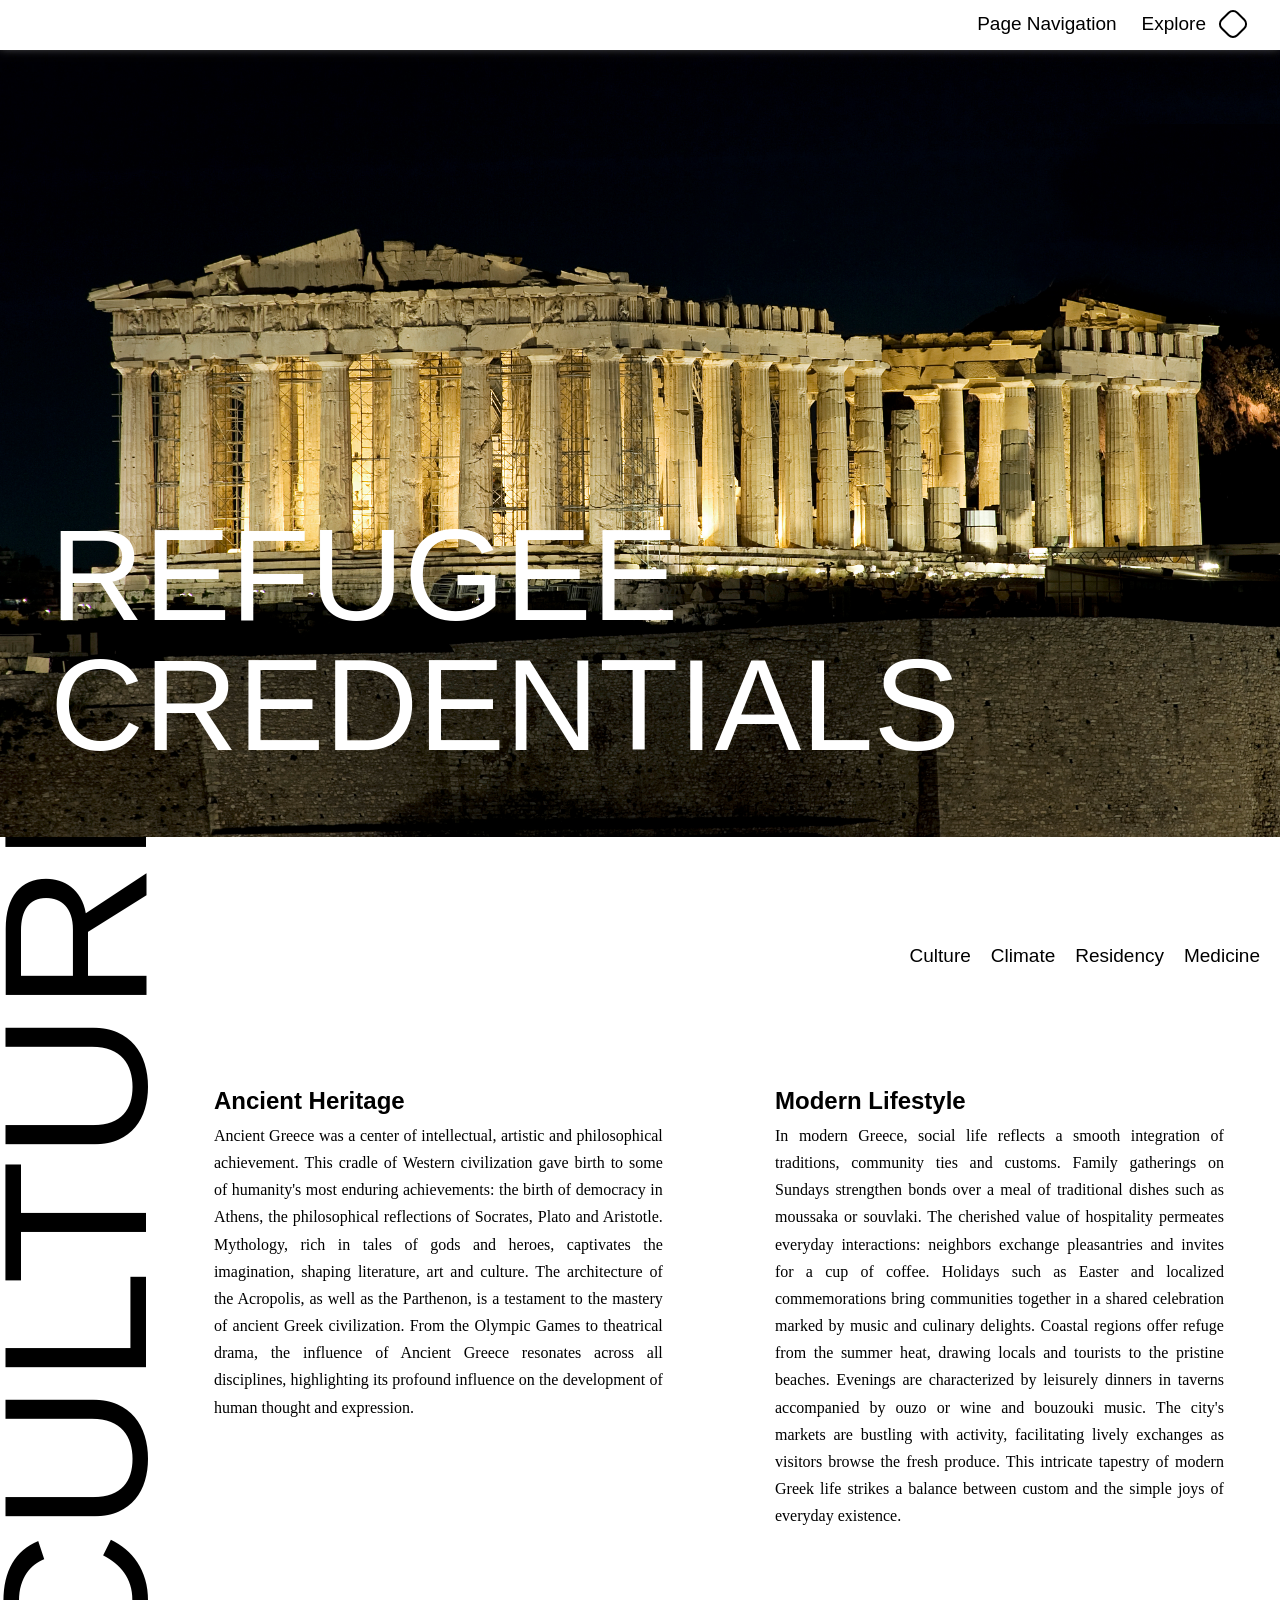
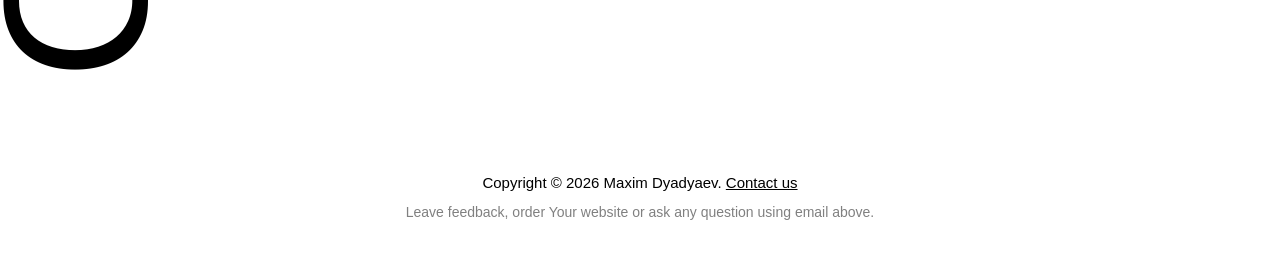
<file: index.html>
<!DOCTYPE html>
<html>
<head>
	<meta charset="utf-8">
	<meta name="viewport" content="width=device-width, initial-scale=1">
	<title>Refugee Credentials</title>
	<link rel="stylesheet" type="text/css" href="style.css">
    <link rel="stylesheet" type="text/css" href="keyframes.css">
    <link href="https://api.fontshare.com/v2/css?f[]=poppins@300&display=swap" rel="stylesheet">
    <link href="https://api.fontshare.com/v2/css?f[]=clash-grotesk@600&display=swap" rel="stylesheet">
    <script src="app.js"></script>
</head>
<body>
    <div class="fs-scrn">
        <div class="navbar">
            <div class="menu-btn">
                <div class="changeScroll-btn">
                    <div id="chSc-btn">
                        <p onclick="openMenu()">Explore</p>
                        <p onclick="closeMenu()" class="chSc-btn-txtClose">Close</p>
                    </div>
                </div>
                <div class="decorSect-rotate" id="rotatedDecSect">
                    <img src="photo/icon.php.png" id="closeIcon">
                </div>
            </div>
            <div class="menu-btn-pageNav">
                <div class="changeScroll-btn">
                    <div id="chSc-btn-pageNav">
                        <p onclick="openPageNav()">Page Navigation</p>
                        <p onclick="closePageNav()">Hide Navigation</p>
                    </div>
                </div>
            </div>
        </div>
        <div class="menu">
            <div class="changeScroll-sect-pageNav" id="chSc-sect-pageNav">
                <div class="UserCH L">
                    <a onclick="scrollToDivT('Medicine')">Medicine</a>
                </div>
                <div class="UserCH">
                    <a onclick="scrollToDivS('residency')">Residency</a>
                </div>
                <div class="UserCH">
                    <a onclick="scrollToDivO('climate')">Climate</a>
                </div>
                <div class="UserCH">
                    <a onclick="scrollToDiv('culture')">Culture</a>
                </div>
            </div>
            <div class="changeScroll-sect" id="chSc-sect">
                <div class="UserCH L">
                    <a href="index[2[Legal Rights]].html">Legal Rights</a>
                </div>
                <div class="UserCH">
                    <a href="index[3[Housing]].html">Housing</a>
                </div>
                <div class="UserCH">
                    <a href="index[4[Food Supply]].html">Food Supply</a>
                </div>
                <div class="UserCH">
                    <a href="index[5[Employment]].html">Employment</a>
                </div>
                <div class="UserCH">
                    <a href="index[6[Education]].html">Education</a>
                </div>
            </div>
        </div>
        <div style="transform: translate(0,430px);">
            <div class="title-bothPart" style="transform: translate(0,70px);">
                <div class="title-changeScroll-sect">
                    <p>refugee</p>
                </div>
            </div>
            <div class="title-bothPart" style="height: 150px;animation: appearTitleSH 2.5s;">
                <div class="title-changeScroll-sect">
                    <p>credentials</p>
                </div>
            </div>
        </div>
    </div>
    <div class="snd-scrn-cont">
        <div class="fade-in"></div>
        <div class="subtitle-cont">
            <div id="culture">
                <p style="transform: translate(-35px,-6px);font-size: 205px;">culture</p>
            </div>
            <div id="climate">
                <p style="transform: translate(-40px,-8px);font-size: 210px;">climate</p>
            </div>
            <div id="residency">
                <p style="transform: translate(7px,-8px);font-size: 160px;">residency</p>
            </div>
            <div id="medicine">
                <p style="transform: translate(-20px,-10px);font-size: 187px;">medicine</p>
            </div>
        </div>
        <div class="snd-screen-contentSub">
            <div class="contentSub-btns">
                <div class="filler-btn">
                    <a onclick="scrollToDivT('medicine')">Medicine</a>
                </div>
                <div class="filler-btn">
                    <a onclick="scrollToDivS('residency')">Residency</a>
                </div>
                <div class="filler-btn">
                    <a onclick="scrollToDivO('climate')">Climate</a>
                </div>
                <div class="filler-btn">
                    <a onclick="scrollToDiv('culture')">Culture</a>
                </div>
            </div>
            <div class="contentSub-filler">
                <div class="filler-1">
                    <div id="filler">
                        <div class="filler-helper">
                            <h2>Ancient Heritage</h2>
                            <p>
                                Ancient Greece was a center of intellectual, artistic and philosophical achievement. 
                                This cradle of Western civilization gave birth to some of humanity's most enduring achievements: the birth of democracy in Athens, the philosophical reflections of Socrates, Plato and Aristotle. 
                                Mythology, rich in tales of gods and heroes, captivates the imagination, shaping literature, art and culture. 
                                The architecture of the Acropolis, as well as the Parthenon, is a testament to the mastery of ancient Greek civilization. 
                                From the Olympic Games to theatrical drama, the influence of Ancient Greece resonates across all disciplines, highlighting its profound influence on the development of human thought and expression.
                            </p>
                        </div>
                        <div class="filler-helper">
                            <h2>Climate in Greece</h2>
                            <p>
                                The climate of Greece is Mediterranean in nature: hot, dry summers and mild, wet winters. 
                                During the summer months, from June to August, temperatures rise sharply, often reaching a maximum of 35-40 degrees. 
                                Coastal areas benefit from refreshing sea breezes, providing some relief from the heat. 
                                In contrast, winter, from December to February, brings cooler temperatures, especially in northern regions and mountainous areas where snowfall is common. 
                                Rainfall is more common during the winter months, creating the landscapes that characterize the Greek countryside. 
                                In general, the Mediterranean climate favors a lifestyle focused on leisure and leisurely living in the fresh air, with ample opportunities for walking and dining in the fresh air of Greece almost all year round.
                            </p>
                        </div>
                        <div class="filler-helper">
                            <h2>Accommodation Options</h2>
                            <p>
                                For people considering residency in Greece, the country offers a range of options tailored to different circumstances. 
                                EU/EEA citizens find the process relatively streamlined, often requiring simple registration with local authorities for long-term stays. 
                                However, non-EU/EEA nationals have several options for obtaining a residence permit, including employment, investment, education or entrepreneurship. 
                                Notably, Greece's Golden Visa program has gained prominence by providing residence permits to non-EU/EEA nationals and their families who invest in real estate. 
                                This program has become an attractive opportunity for investors looking to gain a foothold in Europe while enjoying the Mediterranean lifestyle.
                            </p>
                        </div>
                        <div class="filler-helper">
                            <h2>Healthcare System in Greece</h2>
                            <p>
                                Greece boasts a comprehensive healthcare system that provides affordable healthcare services to both residents and visitors. 
                                The country's health care system includes both the public and private sectors, with public health care financed through social security contributions and taxes. 
                                Citizens and legal residents are entitled to health insurance under the National Health System (ESY), which offers a wide range of health services, including primary care, specialist consultations, hospital care and prescription drugs. 
                                In addition, Greece has a network of public hospitals and medical facilities scattered throughout the country, providing wide access to medical services even in remote areas. 
                                Although public health services are generally of good quality, some residents choose private health care due to faster access to specialists and elective procedures, as well as higher levels of amenities and equipment.
                            </p>
                        </div>
                    </div>
                </div>
                <div class="filler-2">
                    <div id="filller">
                        <div id="cultureFillPart" class="filler-helper">
                            <h2>Modern Lifestyle</h2>
                            <p>
                                In modern Greece, social life reflects a smooth integration of traditions, community ties and customs. 
                                Family gatherings on Sundays strengthen bonds over a meal of traditional dishes such as moussaka or souvlaki. 
                                The cherished value of hospitality permeates everyday interactions: neighbors exchange pleasantries and invites for a cup of coffee. 
                                Holidays such as Easter and localized commemorations bring communities together in a shared celebration marked by music and culinary delights. 
                                Coastal regions offer refuge from the summer heat, drawing locals and tourists to the pristine beaches. 
                                Evenings are characterized by leisurely dinners in taverns accompanied by ouzo or wine and bouzouki music. The city's markets are bustling with activity, facilitating lively exchanges as visitors browse the fresh produce. 
                                This intricate tapestry of modern Greek life strikes a balance between custom and the simple joys of everyday existence.
                            </p>
                        </div>
                        <div id="climateFillPart" class="filler-helper">
                            <h2>Geography</h2>
                            <p>
                                The geography of Greece is as varied as it is stunning, containing a rich variety of landscapes that will boggle the mind. 
                                Situated at the crossroads of Europe, Asia and Africa, Greece boasts a strategic location in south-eastern Europe, bordered by the Ionian, Aegean and Mediterranean seas. 
                                The country is known for its thousands of islands, from the cosmopolitan centers of Crete and Rhodes to the secluded islands of Santorini and Mykonos. 
                                Mainland Greece is characterized by mountain ranges, including the famous Mount Olympus, the mythical home of the gods. 
                                Valleys and plains grace the area, creating fertile agricultural land vital to the country's economy. 
                                To the north the country borders Albania, North Macedonia and Bulgaria, and to the east by Turkey and the Aegean Sea. 
                                The geography of Greece not only shapes but also influences its culture, history and way of life.
                            </p>
                        </div>
                        <div id="residencyFillPart" class="filler-helper">
                            <h2>Navigating the Residency Process</h2>
                            <p>
                                The process of obtaining a residence permit in Greece requires attention to paperwork, documentation and specific requirements tailored to each option. 
                                While EU/EEA citizens enjoy relatively simple procedures, non-EU/EEA individuals may find the process more complex, often requiring legal advice or immigration expertise. 
                                Carefully understanding and following the rules of residence is essential, whether seeking employment, investment or educational opportunities. 
                                By seeking advice from professionals and understanding the nuances of the residency process, individuals can begin their journey to obtaining Greek residency with confidence and clarity.
                            </p>
                        </div>
                        <div id="medicineFillPart" class="filler-helper">
                            <h2>Accessing Healthcare Services</h2>
                            <p>
                                Access to healthcare services in Greece is easy for residents and visitors to Greece, and a variety of options are available to suit individual needs and preferences. 
                                Citizens and legal residents can access health care through the public system by registering with the Social Security Institute (IKA) and obtaining a health card. 
                                This card provides access to primary care doctors, specialists and hospitals in the public health network. 
                                For those who prefer private healthcare, Greece boasts numerous private clinics, hospitals and medical facilities offering a wide range of services, often with shorter waiting times and more personalized care. 
                                In addition, travelers to Greece can access healthcare services through the European Health Insurance Card (EHIC) or private travel insurance, providing peace of mind in the event of a medical emergency or unforeseen health problem while visiting the country.
                            </p>
                        </div>
                    </div>
                </div>
            </div>
        </div>
    </div>
    <div class="trd-scrn-cont">
        <div class="comments">
            <p style="color: black;"">Copyright © 2026 Maxim Dyadyaev. <a href="mailto:maxim.pinewood@gmail.com">Contact us</a></p>
        </div>
        <div class="comments">
            <p style="font-size: 14px;padding-bottom: 3%;">Leave feedback, order Your website or ask any question using email above.</p>
        </div>
    </div>
</body> 
</html>
</file>
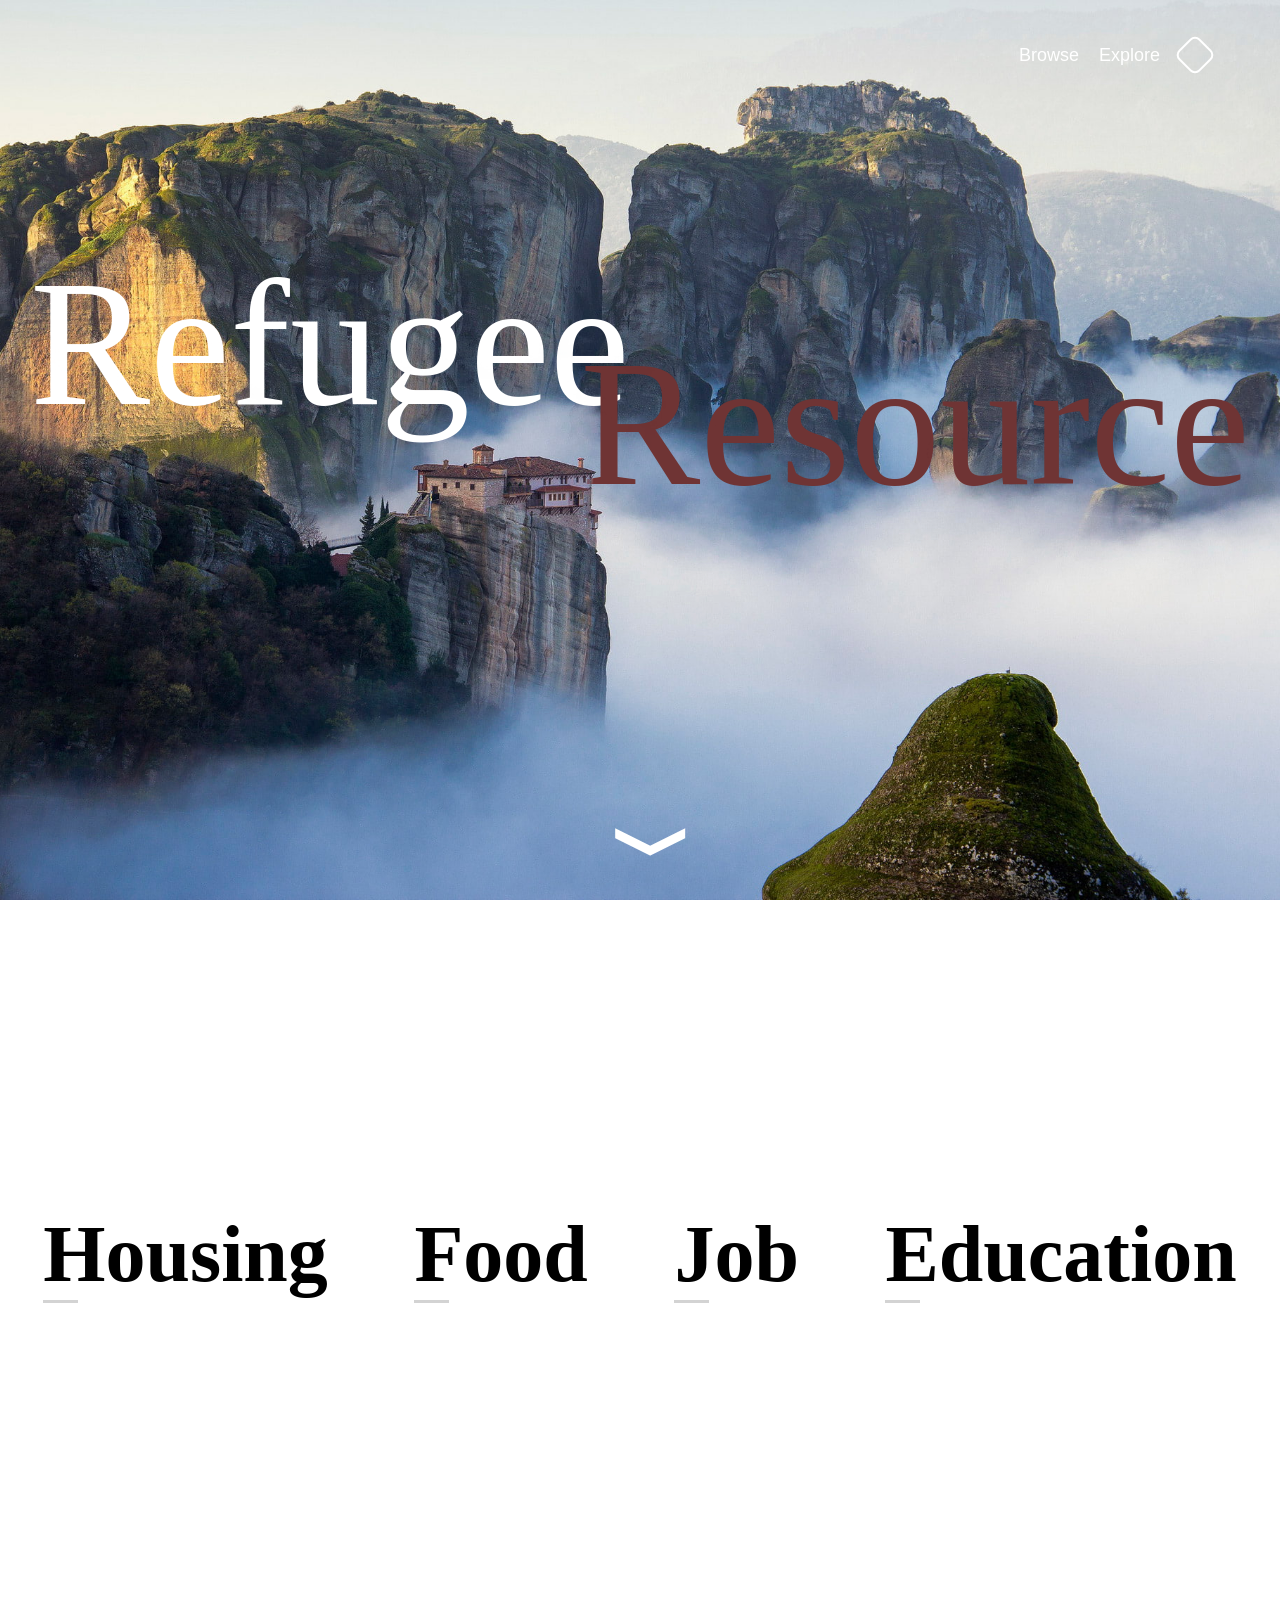
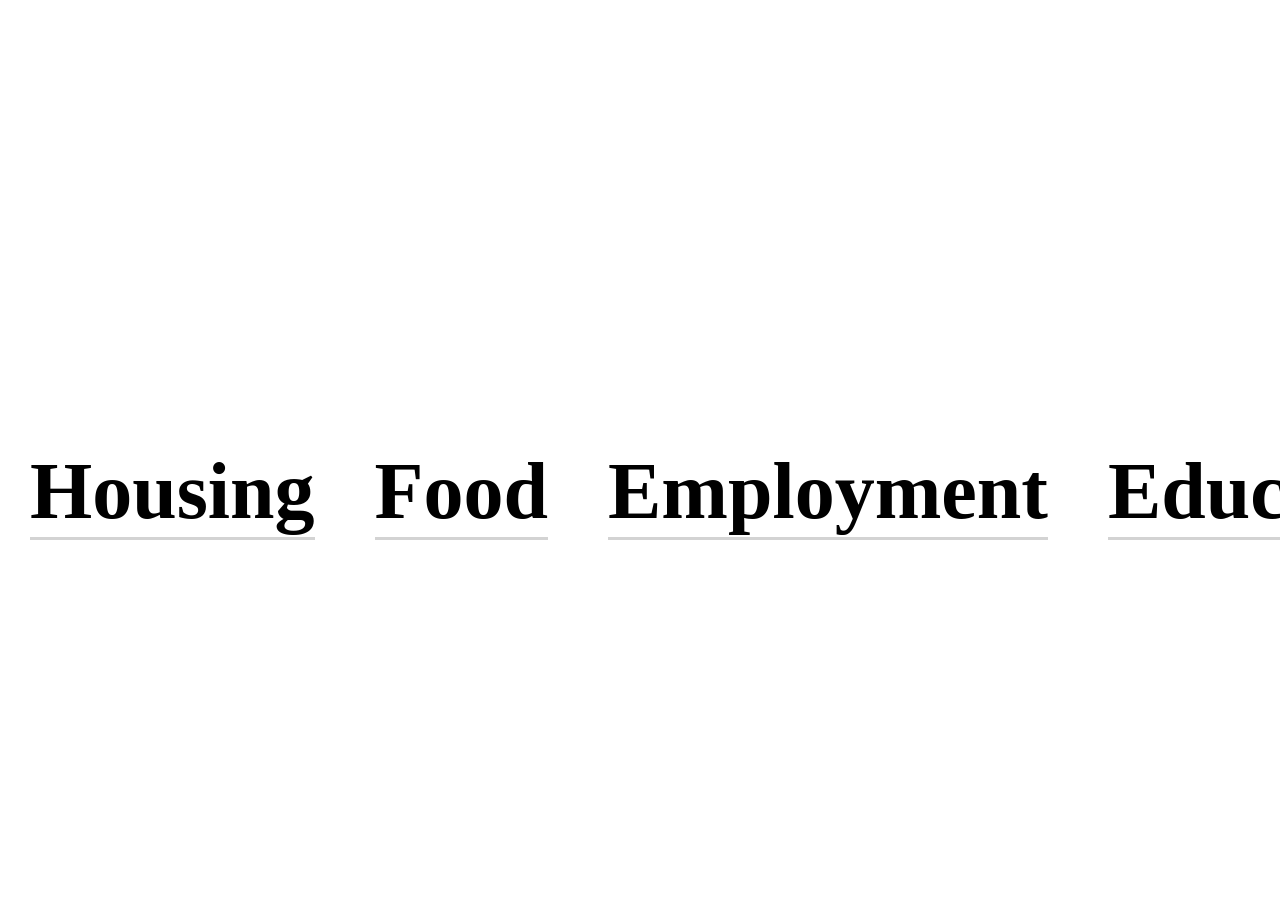
<file: versions/index.html>
<!DOCTYPE html>
<html>
<head>
	<meta charset="utf-8">
	<meta name="viewport" content="width=device-width, initial-scale=1">
	<title>website.website</title>
	<link rel="stylesheet" type="text/css" href="style.css">
    <link rel="stylesheet" type="text/css" href="keyframes.css">
    <link href="https://api.fontshare.com/v2/css?f[]=melodrama@400&display=swap" rel="stylesheet">
    <link href="https://api.fontshare.com/v2/css?f[]=supreme@400,300&display=swap" rel="stylesheet">
    <script src="app.js"></script>
</head>
<body>
    <div class="contCon">
        <div class="fst-layer-picture-Mb">
            <div class="navBar">
                <div class="addit"></div>
                <button class="menuDivE">
                    <div class="changableTextSectE">
                        <div class="additSectHelpE" id="EPER">
                            <p onclick="fSearchBar()" style="font-family: Arial, Helvetica, sans-serif;">Browse</p>
                            <p onclick="fSearchBarClose()" style="font-family: Arial, Helvetica, sans-serif;">Hide</p>
                        </div>
                    </div>
                </button>
                <button class="menuDiv">
                    <div class="changableTextSect">
                        <div class="additSectHelp" id="APER">
                            <p onclick="fMenu()" style="font-family: Arial, Helvetica, sans-serif;">Explore</p>
                            <p onclick="fMenuClose()" style="font-family: Arial, Helvetica, sans-serif;">Close</p>
                        </div>
                    </div>
                    <div class="outerDecorSect" id="outerDecorSect">
                        <div class="innerDecorSect" id="decorativeSect">
                            <img src="photo/icon.php.png" width="10px" style="transform: rotate(45deg) translate(-6.3px,-6.3px);">
                        </div>
                    </div>
                </button>
            </div>
            <p class="menu-title" id="menuTitle" id="menu-title">Explore</p>
            <p class="ref-title" id="ref">Refugee</p>
            <p class="res-title" id="res">Resource</p>
            <div class="snd-layer-picture-Mb"></div>
            <div class="trd-layer-picture-Mb"></div>
            <!-- <div class="outputMenuSelection">
                <div class="txtOutput" id="txtOutput"></div>
            </div> -->
            <form action="/search" method="get">
                <div class="data-search" id="datSear">
                    <div class="data-search-data">
                        <input type="text" placeholder="Search..." name="search" id="searchInput">
                        <button type="submit" id="searchBtn">
                            <img src="photo/icon-search.png" style="width: 30px;">
                        </button>
                    </div>
                </div>
            </form>
            <button class="scroll-pageBtn">
                <a href="#layout"><p>❭</p></a>
            </button>
            <div class="menuContent" id="mCon">
                <div class="links">
                    <div class="outerSect">
                        <div class="innerSect"></div>
                    </div>
                    <a href="#" ondblclick="hiddenInfoClass()">Consulates</a>
                </div>
                <div class="links">
                    <div class="outerSect">
                        <div class="innerSect"></div>
                    </div>
                    <a href="#" ondblclick="hiddenInfoClass1()">Hotels</a>
                </div>
                <div class="links">
                    <div class="outerSect">
                        <div class="innerSect"></div>
                    </div>
                    <a href="#" ondblclick="hiddenInfoClass2()">Restaurants</a>
                </div>
                <div class="links">
                    <div class="outerSect">
                        <div class="innerSect"></div>
                    </div>
                    <a href="#" ondblclick="hiddenInfoClass3()">Public transport</a>
                </div>
                <div class="links">
                    <div class="outerSect">
                        <div class="innerSect"></div>
                    </div>
                    <a href="#layout">Categories</a>
                </div>
            </div>
        </div>
    </div>    
    <div class="layout" id="layout">
        <div class="layout-element-category LEC-a">
            <p><b>Housing</b></p>
            <hr class="h">
        </div>
        <div class="layout-element-category LEC-b">
            <p><b>Food</b></p>
            <hr class="f">
        </div>
        <div class="layout-element-category LEC-c">
            <p><b>Job</b></p>
            <hr class="j">
        </div>
        <div class="layout-element-category LEC-d">
            <p><b>Education</b></p>
            <hr class="e">
        </div>
    </div> 
    <div class="layout" id="layout-1">
        <div class="layout-element-category">
            <p><b>Housing</b></p>
            <hr style="width: auto;">
        </div>
        <div class="layout-element-category">
            <p><b>Food</b></p>
            <hr style="width: auto;">
        </div>
        <div class="layout-element-category">
            <p><b>Employment</b></p>
            <hr style="width: auto;">
        </div>
        <div class="layout-element-category">
            <p><b>Education</b></p>
            <hr style="width: auto;">
        </div>
    </div> 
    <!-- <a href="#">Consulate of Belgium</a>
    <a href="#">Consulate of Bulgaria</a>
    <a href="#">Consulate of France</a>
    <a href="#">Consulate of Germany</a>
    <a href="#">Consulate of Russia</a>
    <a href="#">Consulate of Hungary</a>
    <a href="#">Consulata of Portugal</a>
    <a href="#">Consulate of Romania</a>
    <a href="#">Consulate of Serbia</a>
    <a href="#">Consulate of Spain</a>
    <a href="#">Consulate of Ukraine</a>
    <a href="#">Consulate of United States</a> -->
</body> 
</html>
</file>
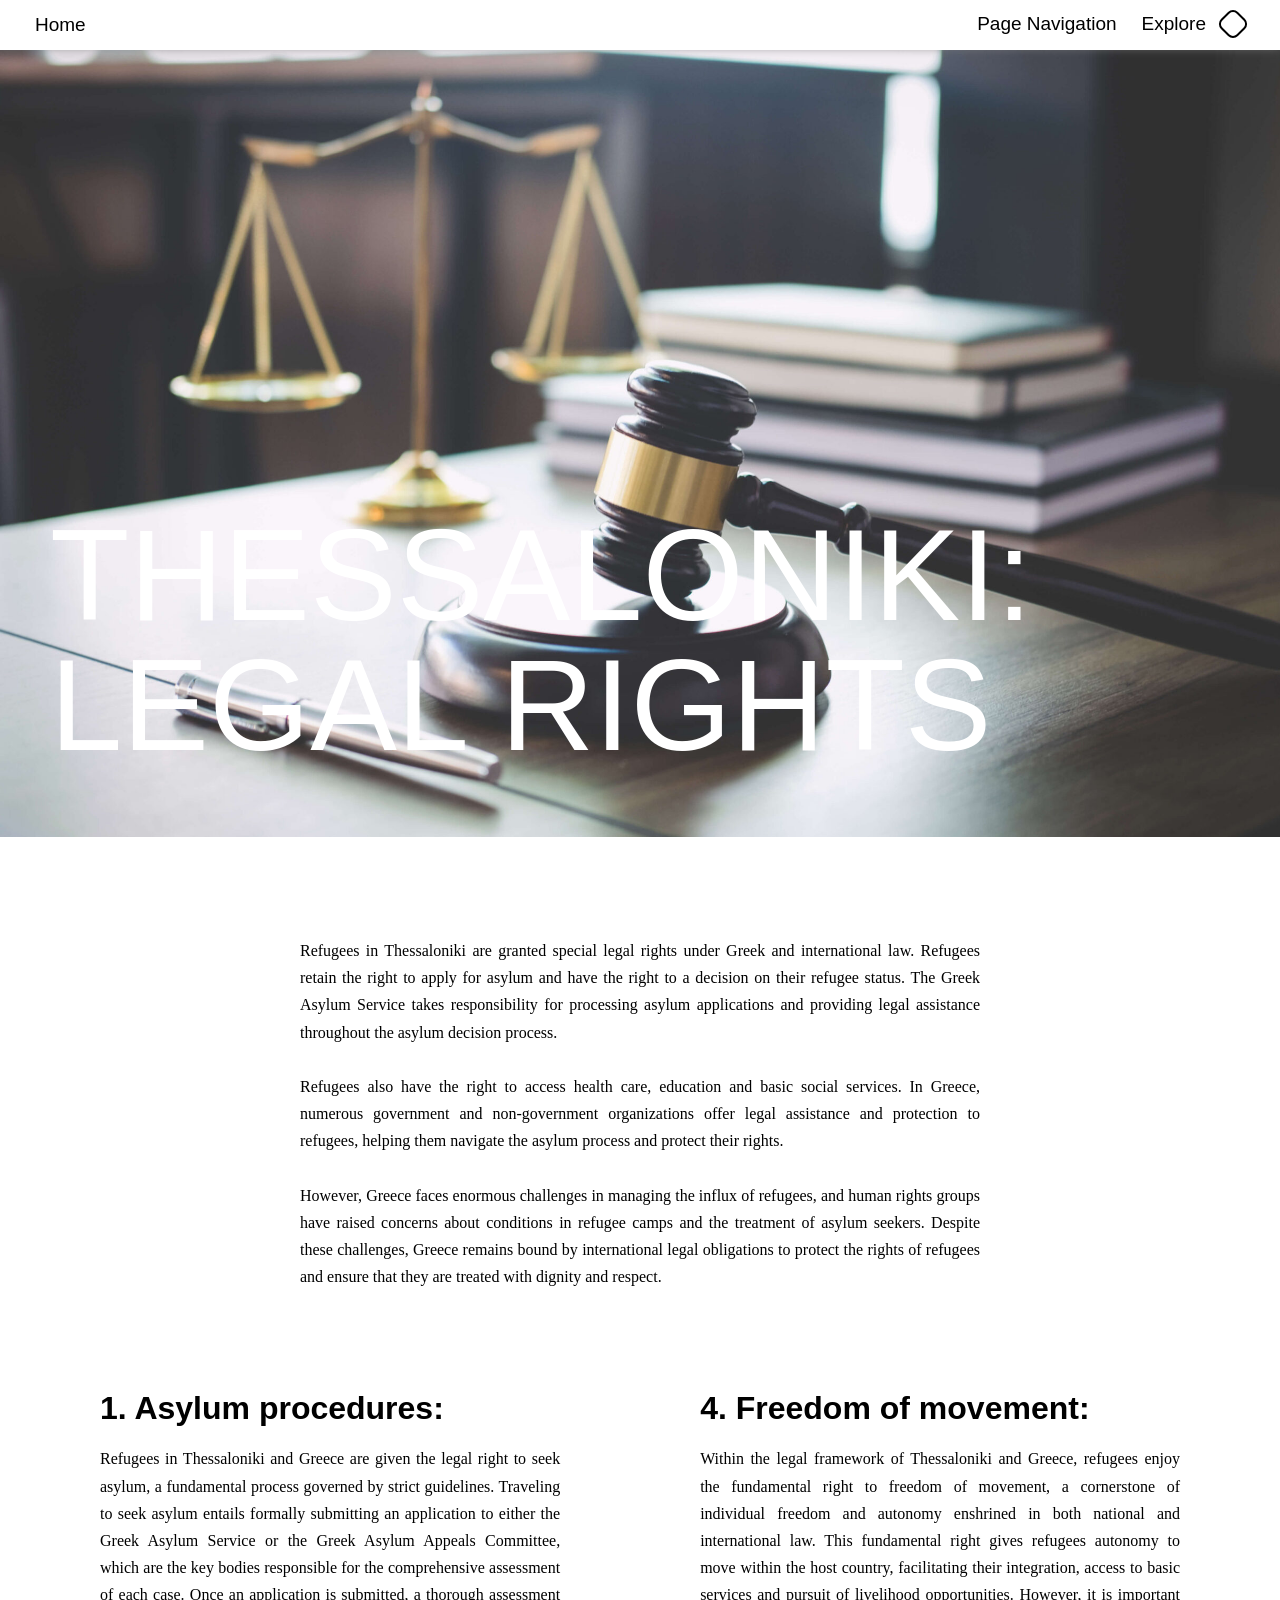
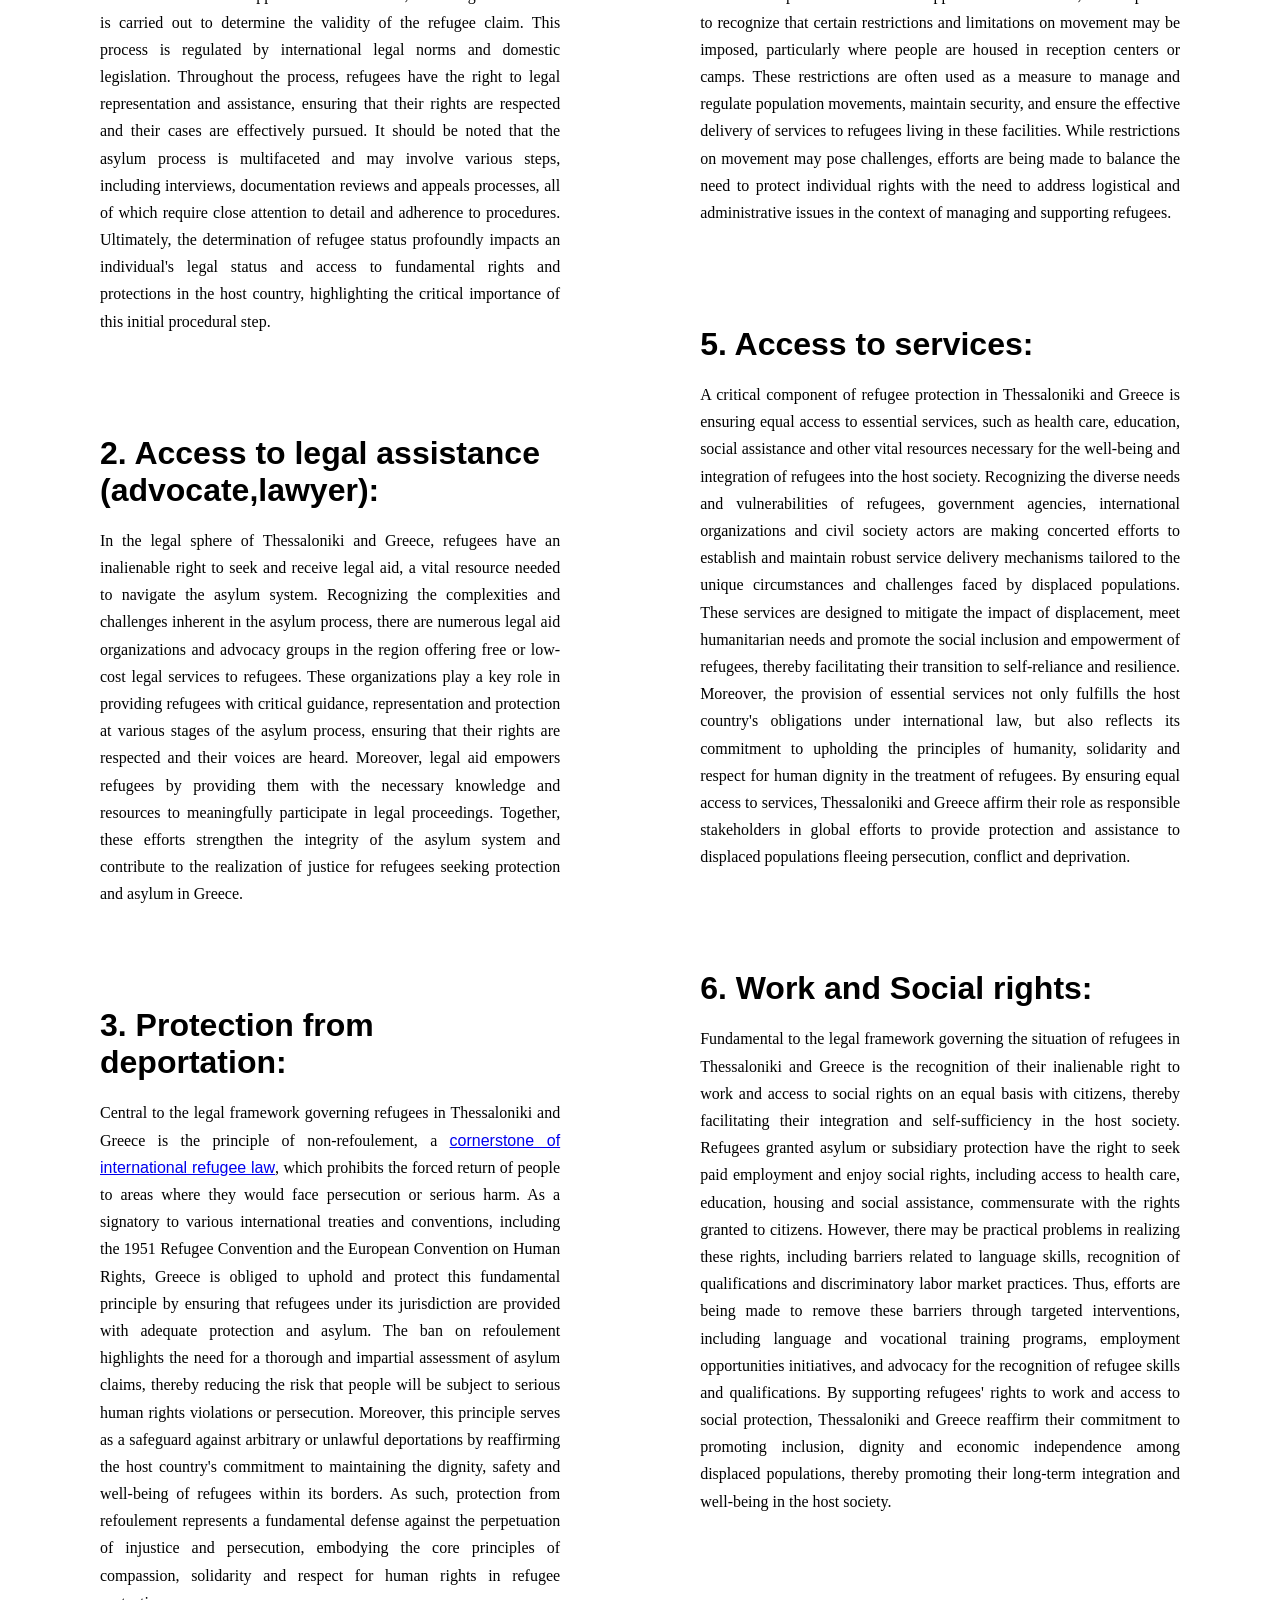
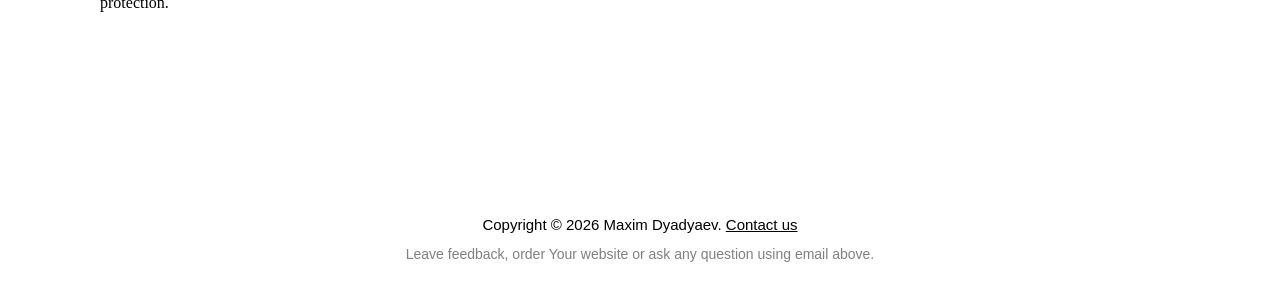
<file: index[2[Legal Rights]].html>
<!DOCTYPE html>
<html>
<head>
	<meta charset="utf-8">
	<meta name="viewport" content="width=device-width, initial-scale=1">
	<title>Thessaloniki: Legal rights</title>
	<link rel="stylesheet" type="text/css" href="style.css">
    <link rel="stylesheet" type="text/css" href="keyframes.css">
    <link href="https://api.fontshare.com/v2/css?f[]=poppins@300&display=swap" rel="stylesheet">
    <link href="https://api.fontshare.com/v2/css?f[]=clash-grotesk@600&display=swap" rel="stylesheet">
    <script src="app.js"></script>
</head>
<body>
    <div class="fs-scrn" style="background: url(photo/legal-rights.jpg);background-size: cover;background-attachment: fixed;">
        <div class="navbar">
            <div class="menu-btn">
                <div class="changeScroll-btn">
                    <div id="chSc-btn">
                        <p onclick="openMenu()">Explore</p>
                        <p onclick="closeMenu()">Close</p>
                    </div>
                </div>
                <div class="decorSect-rotate" id="rotatedDecSect">
                    <img src="photo/icon.php.png" id="closeIcon">
                </div>
            </div>
            <div class="menu-btn-pageNav">
                <div class="changeScroll-btn">
                    <div id="chSc-btn-pageNav">
                        <p onclick="openPageNav()">Page Navigation</p>
                        <p onclick="closePageNav()">Hide Navigation</p>
                    </div>
                </div>
            </div>
            <div class="homebtn">
                <a href="index.html">Home</a>
            </div>
        </div>
        <div class="menu">
            <div class="changeScroll-sect-pageNav" id="chSc-sect-pageNav">
                <div class="UserCH L">
                    <a href="#1">Asylum procedures</a>
                </div>
                <div class="UserCH">
                    <a href="#2">Access to the lawyer</a>
                </div>
                <div class="UserCH">
                    <a href="#3">Protection from deportation</a>
                </div>
                <div class="UserCH">
                    <a href="#4">Freedom of movement</a>
                </div>
                <div class="UserCH">
                    <a href="#5">Access to services</a>
                </div>
                <div class="UserCH">
                    <a href="#6">Rights</a>
                </div>
            </div>
            <div class="changeScroll-sect" id="chSc-sect">
                <div class="UserCH L">
                    <a href="index[3[Housing]].html">Housing</a>
                </div>
                <div class="UserCH">
                    <a href="index[4[Food Supply]].html">Food Supply</a>
                </div>
                <div class="UserCH">
                    <a href="index[5[Employment]].html">Employment</a>
                </div>
                <div class="UserCH">
                    <a href="index[6[Education]].html">Education</a>
                </div>
            </div>
        </div>
        <div style="transform: translate(0,430px);">
            <div class="title-bothPart" style="transform: translate(0,70px);font-size: 130px;">
                <div class="title-changeScroll-sect" id="title">
                    <p>Thessaloniki:</p>
                </div>
            </div>
            <div class="title-bothPart" style="font-size: 130px;animation: appearTitleSH 2.5s;">
                <div class="title-changeScroll-sect" id="titles">
                    <p>Legal Rights</p>
                </div>
            </div>
        </div>
    </div>
    <div class="snd-scrn-contExplored">
        <div class="justifT">
            <p>
                Refugees in Thessaloniki are granted special legal rights under Greek and international law. 
                Refugees retain the right to apply for asylum and have the right to a decision on their refugee status. 
                The Greek Asylum Service takes responsibility for processing asylum applications and providing legal assistance throughout the asylum decision process.
                <br><br>
                Refugees also have the right to access health care, education and basic social services. 
                In Greece, numerous government and non-government organizations offer legal assistance and protection to refugees, helping them navigate the asylum process and protect their rights.
                <br><br>
                However, Greece faces enormous challenges in managing the influx of refugees, and human rights groups have raised concerns about conditions in refugee camps and the treatment of asylum seekers. 
                Despite these challenges, Greece remains bound by international legal obligations to protect the rights of refugees and ensure that they are treated with dignity and respect.
            </p>
        </div>
        <div class="justifTS">
            <div class="justifTS-pt" style="padding-left: 100px;padding-right: 70px;">
                <h1 id="1">1. Asylum procedures:</h1>
                <br>
                <p>
                    Refugees in Thessaloniki and Greece are given the legal right to seek asylum, a fundamental process governed by strict guidelines. 
                    Traveling to seek asylum entails formally submitting an application to either the Greek Asylum Service or the Greek Asylum Appeals Committee, which are the key bodies responsible for the comprehensive assessment of each case. 
                    Once an application is submitted, a thorough assessment is carried out to determine the validity of the refugee claim. 
                    This process is regulated by international legal norms and domestic legislation. 
                    Throughout the process, refugees have the right to legal representation and assistance, ensuring that their rights are respected and their cases are effectively pursued. 
                    It should be noted that the asylum process is multifaceted and may involve various steps, including interviews, documentation reviews and appeals processes, all of which require close attention to detail and adherence to procedures. 
                    Ultimately, the determination of refugee status profoundly impacts an individual's legal status and access to fundamental rights and protections in the host country, highlighting the critical importance of this initial procedural step.
                </p>
                <h1 id="2">2. Access to legal assistance (advocate,lawyer):</h1>
                <br>
                <p>
                    In the legal sphere of Thessaloniki and Greece, refugees have an inalienable right to seek and receive legal aid, a vital resource needed to navigate the asylum system. 
                    Recognizing the complexities and challenges inherent in the asylum process, there are numerous legal aid organizations and advocacy groups in the region offering free or low-cost legal services to refugees. 
                    These organizations play a key role in providing refugees with critical guidance, representation and protection at various stages of the asylum process, ensuring that their rights are respected and their voices are heard.
                    Moreover, legal aid empowers refugees by providing them with the necessary knowledge and resources to meaningfully participate in legal proceedings. 
                    Together, these efforts strengthen the integrity of the asylum system and contribute to the realization of justice for refugees seeking protection and asylum in Greece.
                </p>
                <h1 id="3">3. Protection from deportation:</h1>
                <br>
                <p>
                    Central to the legal framework governing refugees in Thessaloniki and Greece is the principle of non-refoulement, a <a href="https://help.unhcr.org/faq/how-can-we-help-you/rights-and-duties/" target="_blank">cornerstone of international refugee law</a>, which prohibits the forced return of people to areas where they would face persecution or serious harm. 
                    As a signatory to various international treaties and conventions, including the 1951 Refugee Convention and the European Convention on Human Rights, Greece is obliged to uphold and protect this fundamental principle by ensuring that refugees under its jurisdiction are provided with adequate protection and asylum. 
                    The ban on refoulement highlights the need for a thorough and impartial assessment of asylum claims, thereby reducing the risk that people will be subject to serious human rights violations or persecution. 
                    Moreover, this principle serves as a safeguard against arbitrary or unlawful deportations by reaffirming the host country's commitment to maintaining the dignity, safety and well-being of refugees within its borders. 
                    As such, protection from refoulement represents a fundamental defense against the perpetuation of injustice and persecution, embodying the core principles of compassion, solidarity and respect for human rights in refugee protection.
                </p>
            </div>
            <div class="justifTS-pt" style="padding-left: 70px;padding-right: 100px;">
                <h1 id="4">4. Freedom of movement:</h1>
                <br>
                <p>
                    Within the legal framework of Thessaloniki and Greece, refugees enjoy the fundamental right to freedom of movement, a cornerstone of individual freedom and autonomy enshrined in both national and international law. 
                    This fundamental right gives refugees autonomy to move within the host country, facilitating their integration, access to basic services and pursuit of livelihood opportunities. 
                    However, it is important to recognize that certain restrictions and limitations on movement may be imposed, particularly where people are housed in reception centers or camps. 
                    These restrictions are often used as a measure to manage and regulate population movements, maintain security, and ensure the effective delivery of services to refugees living in these facilities. 
                    While restrictions on movement may pose challenges, efforts are being made to balance the need to protect individual rights with the need to address logistical and administrative issues in the context of managing and supporting refugees.
                </p>
                <h1 id="5">5. Access to services:</h1>
                <br>
                <p>
                    A critical component of refugee protection in Thessaloniki and Greece is ensuring equal access to essential services, such as health care, education, social assistance and other vital resources necessary for the well-being and integration of refugees into the host society. 
                    Recognizing the diverse needs and vulnerabilities of refugees, government agencies, international organizations and civil society actors are making concerted efforts to establish and maintain robust service delivery mechanisms tailored to the unique circumstances and challenges faced by displaced populations. 
                    These services are designed to mitigate the impact of displacement, meet humanitarian needs and promote the social inclusion and empowerment of refugees, thereby facilitating their transition to self-reliance and resilience. 
                    Moreover, the provision of essential services not only fulfills the host country's obligations under international law, but also reflects its commitment to upholding the principles of humanity, solidarity and respect for human dignity in the treatment of refugees. 
                    By ensuring equal access to services, Thessaloniki and Greece affirm their role as responsible stakeholders in global efforts to provide protection and assistance to displaced populations fleeing persecution, conflict and deprivation.
                </p>
                <h1 id="6">6. Work and Social rights:</h1>
                <br>
                <p>
                    Fundamental to the legal framework governing the situation of refugees in Thessaloniki and Greece is the recognition of their inalienable right to work and access to social rights on an equal basis with citizens, thereby facilitating their integration and self-sufficiency in the host society. 
                    Refugees granted asylum or subsidiary protection have the right to seek paid employment and enjoy social rights, including access to health care, education, housing and social assistance, commensurate with the rights granted to citizens. 
                    However, there may be practical problems in realizing these rights, including barriers related to language skills, recognition of qualifications and discriminatory labor market practices. 
                    Thus, efforts are being made to remove these barriers through targeted interventions, including language and vocational training programs, employment opportunities initiatives, and advocacy for the recognition of refugee skills and qualifications. 
                    By supporting refugees' rights to work and access to social protection, Thessaloniki and Greece reaffirm their commitment to promoting inclusion, dignity and economic independence among displaced populations, thereby promoting their long-term integration and well-being in the host society.
                </p>
            </div>
        </div>
    </div>
    <div class="trd-scrn-cont">
        <div class="comments">
            <p style="color: black;"">Copyright © 2026 Maxim Dyadyaev. <a href="mailto:maxim.pinewood@gmail.com">Contact us</a></p>
        </div>
        <div class="comments">
            <p style="font-size: 14px;padding-bottom: 3%;">Leave feedback, order Your website or ask any question using email above.</p>
        </div>
    </div>
</body> 
</html>
</file>
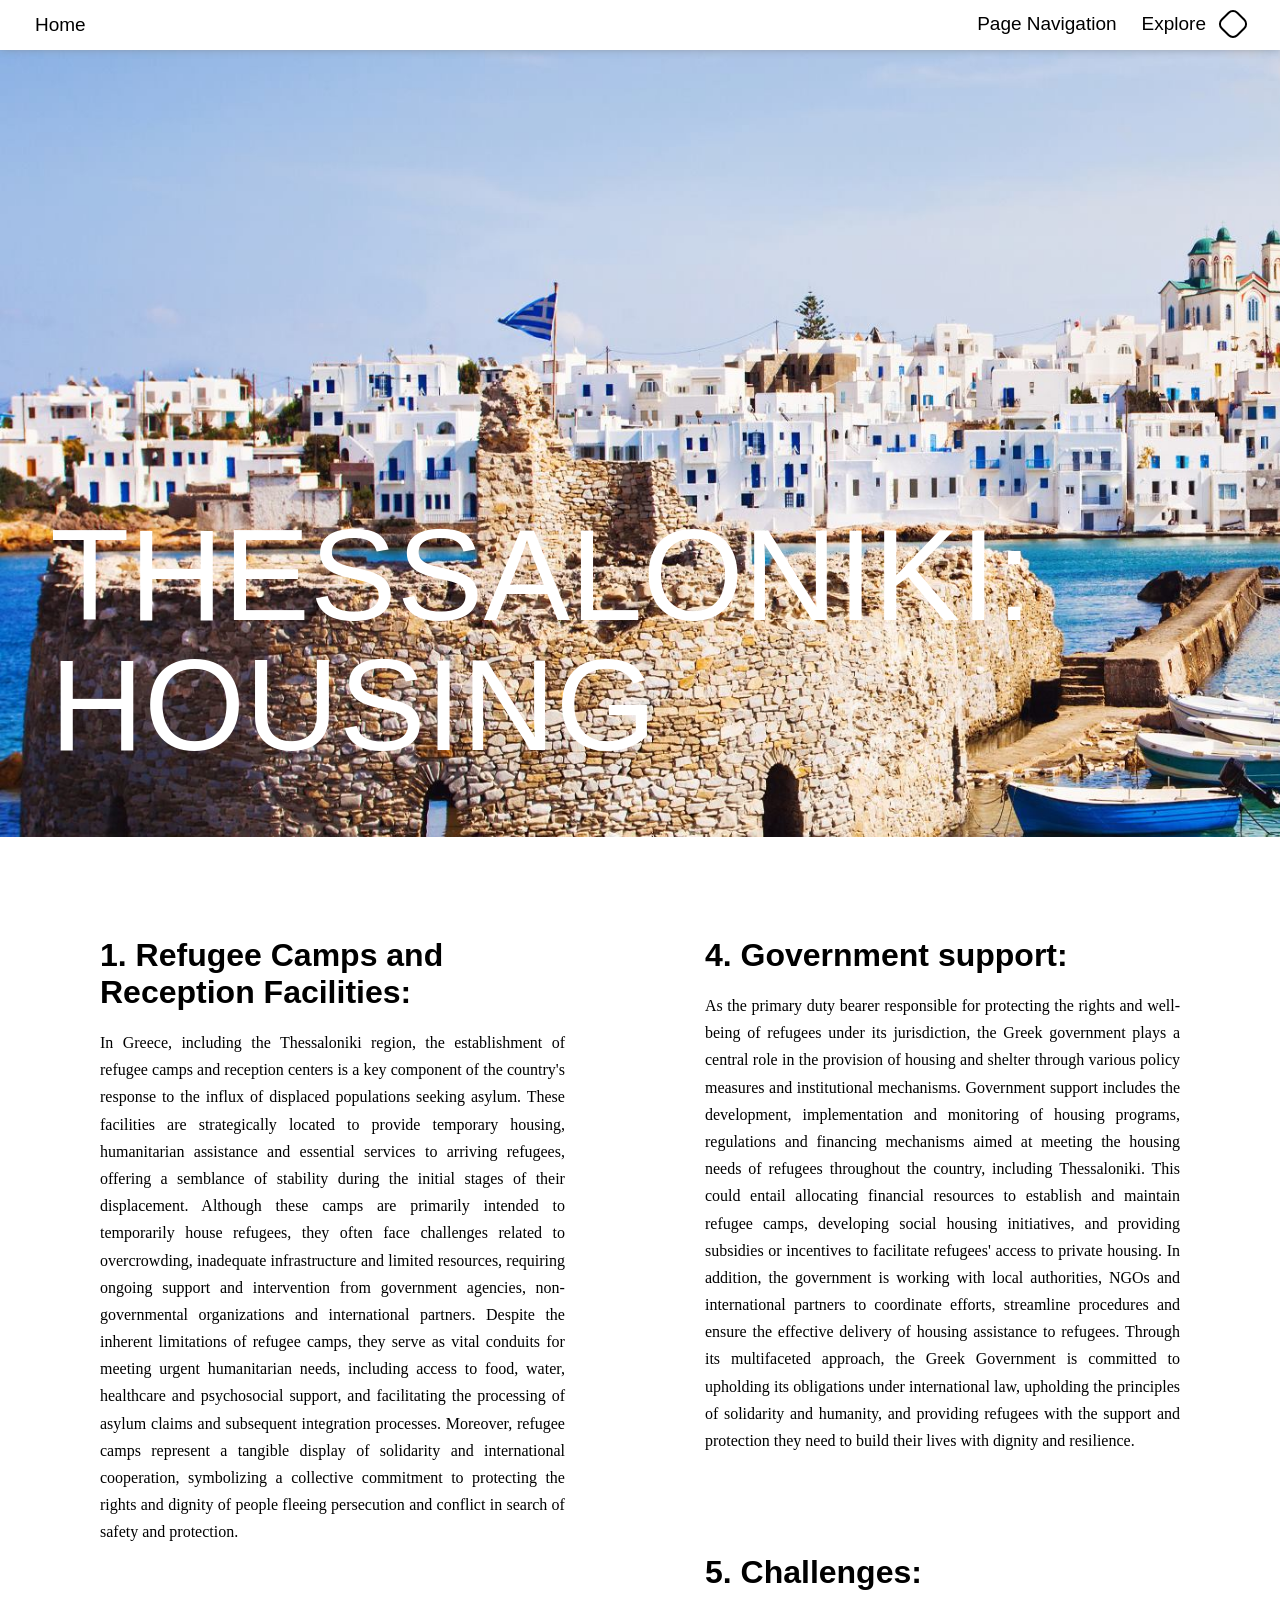
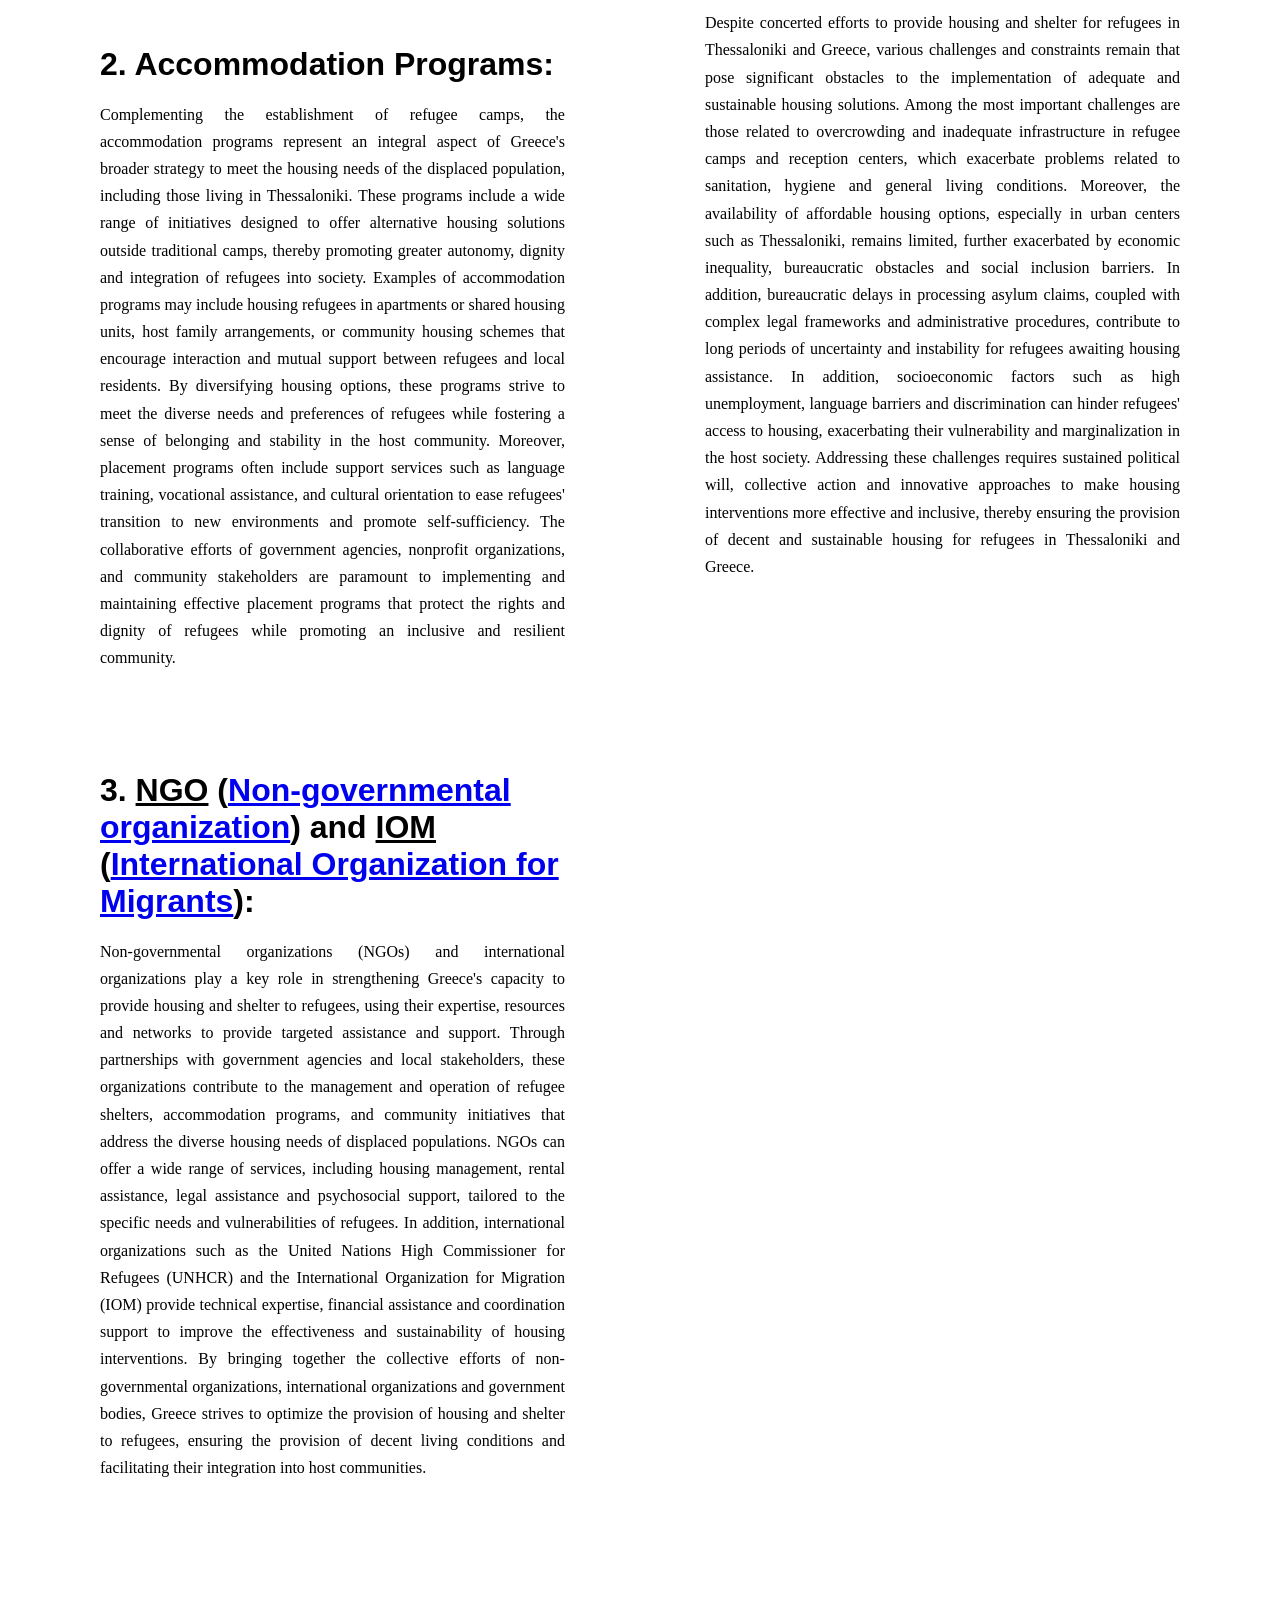
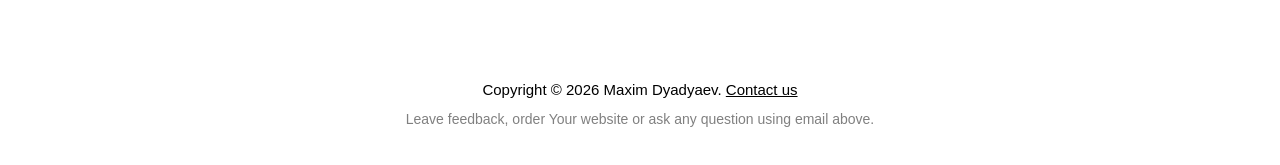
<file: index[3[Housing]].html>
<!DOCTYPE html>
<html>
<head>
	<meta charset="utf-8">
	<meta name="viewport" content="width=device-width, initial-scale=1">
	<title>Thessaloniki: Housing</title>
	<link rel="stylesheet" type="text/css" href="style.css">
    <link rel="stylesheet" type="text/css" href="keyframes.css">
    <link href="https://api.fontshare.com/v2/css?f[]=poppins@300&display=swap" rel="stylesheet">
    <link href="https://api.fontshare.com/v2/css?f[]=clash-grotesk@600&display=swap" rel="stylesheet">
    <script src="app.js"></script>
</head>
<body>
    <div class="fs-scrn" style="background: url(photo/housing.jpg);background-size: cover;background-attachment: fixed;">
        <div class="navbar">
            <div class="menu-btn">
                <div class="changeScroll-btn">
                    <div id="chSc-btn">
                        <p onclick="openMenu()">Explore</p>
                        <p onclick="closeMenu()">Close</p>
                    </div>
                </div>
                <div class="decorSect-rotate" id="rotatedDecSect">
                    <img src="photo/icon.php.png" id="closeIcon">
                </div>
            </div>
            <div class="menu-btn-pageNav">
                <div class="changeScroll-btn">
                    <div id="chSc-btn-pageNav">
                        <p onclick="openPageNav()">Page Navigation</p>
                        <p onclick="closePageNav()">Hide Navigation</p>
                    </div>
                </div>
            </div>
            <div class="homebtn">
                <a href="index.html">Home</a>
            </div>
        </div>
        <div class="menu">
            <div class="changeScroll-sect-pageNav" id="chSc-sect-pageNav">
                <div class="UserCH L">
                    <a href="#1">Refugee camps and Reception facilities</a>
                </div>
                <div class="UserCH">
                    <a href="#2">Accommodation programs</a>
                </div>
                <div class="UserCH">
                    <a href="#3">NGO and IOM</a>
                </div>
                <div class="UserCH">
                    <a href="#4">Government support</a>
                </div>
                <div class="UserCH">
                    <a href="#5">Challenges</a>
                </div>
            </div>
            <div class="changeScroll-sect" id="chSc-sect">
                <div class="UserCH L">
                    <a href="index[2[Legal Rights]].html">Legal Rights</a>
                </div>
                <div class="UserCH">
                    <a href="index[4[Food Supply]].html">Food Supply</a>
                </div>
                <div class="UserCH">
                    <a href="index[5[Employment]].html">Employment</a>
                </div>
                <div class="UserCH">
                    <a href="index[6[Education]].html">Education</a>
                </div>
            </div>
        </div>
        <div style="transform: translate(0,430px);">
            <div class="title-bothPart" style="transform: translate(0,70px);font-size: 130px;">
                <div class="title-changeScroll-sect" id="title">
                    <p>Thessaloniki:</p>
                </div>
            </div>
            <div class="title-bothPart" style="font-size: 130px;animation: appearTitleSH 2.5s;">
                <div class="title-changeScroll-sect" id="titles">
                    <p>Housing</p>
                </div>
            </div>
        </div>
    </div>
    <div class="snd-scrn-contExplored">
        <div class="justifTS" style="margin-top: 100px;">
            <div class="justifTS-pt" style="padding-left: 100px;padding-right: 70px;">
                <h1 id="1">1. Refugee Camps and Reception Facilities:</h1>
                <br>
                <p>
                    In Greece, including the Thessaloniki region, the establishment of refugee camps and reception centers is a key component of the country's response to the influx of displaced populations seeking asylum. 
                    These facilities are strategically located to provide temporary housing, humanitarian assistance and essential services to arriving refugees, offering a semblance of stability during the initial stages of their displacement. 
                    Although these camps are primarily intended to temporarily house refugees, they often face challenges related to overcrowding, inadequate infrastructure and limited resources, requiring ongoing support and intervention from government agencies, non-governmental organizations and international partners. 
                    Despite the inherent limitations of refugee camps, they serve as vital conduits for meeting urgent humanitarian needs, including access to food, water, healthcare and psychosocial support, and facilitating the processing of asylum claims and subsequent integration processes. 
                    Moreover, refugee camps represent a tangible display of solidarity and international cooperation, symbolizing a collective commitment to protecting the rights and dignity of people fleeing persecution and conflict in search of safety and protection.
                </p>
                <h1 id="2">2. Accommodation Programs:</h1>
                <br>
                <p>
                    Complementing the establishment of refugee camps, the accommodation programs represent an integral aspect of Greece's broader strategy to meet the housing needs of the displaced population, including those living in Thessaloniki. 
                    These programs include a wide range of initiatives designed to offer alternative housing solutions outside traditional camps, thereby promoting greater autonomy, dignity and integration of refugees into society. 
                    Examples of accommodation programs may include housing refugees in apartments or shared housing units, host family arrangements, or community housing schemes that encourage interaction and mutual support between refugees and local residents. 
                    By diversifying housing options, these programs strive to meet the diverse needs and preferences of refugees while fostering a sense of belonging and stability in the host community. 
                    Moreover, placement programs often include support services such as language training, vocational assistance, and cultural orientation to ease refugees' transition to new environments and promote self-sufficiency. 
                    The collaborative efforts of government agencies, nonprofit organizations, and community stakeholders are paramount to implementing and maintaining effective placement programs that protect the rights and dignity of refugees while promoting an inclusive and resilient community.
                </p>
                <h1 id="3">3. <u>NGO</u> (<a href="https://ngo.migration.gov.gr">Non-governmental organization</a>) and <u>IOM</u> (<a href="https://greece.iom.int/iom-greece">International Organization for Migrants</a>):</h1>
                <br>
                <p>
                    Non-governmental organizations (NGOs) and international organizations play a key role in strengthening Greece's capacity to provide housing and shelter to refugees, using their expertise, resources and networks to provide targeted assistance and support. 
                    Through partnerships with government agencies and local stakeholders, these organizations contribute to the management and operation of refugee shelters, accommodation programs, and community initiatives that address the diverse housing needs of displaced populations. 
                    NGOs can offer a wide range of services, including housing management, rental assistance, legal assistance and psychosocial support, tailored to the specific needs and vulnerabilities of refugees. 
                    In addition, international organizations such as the United Nations High Commissioner for Refugees (UNHCR) and the International Organization for Migration (IOM) provide technical expertise, financial assistance and coordination support to improve the effectiveness and sustainability of housing interventions. 
                    By bringing together the collective efforts of non-governmental organizations, international organizations and government bodies, Greece strives to optimize the provision of housing and shelter to refugees, ensuring the provision of decent living conditions and facilitating their integration into host communities.
                </p>
            </div>
            <div class="justifTS-pt" style="padding-left: 70px;padding-right: 100px;">
                <h1 id="4">4. Government support:</h1>
                <br>
                <p>
                    As the primary duty bearer responsible for protecting the rights and well-being of refugees under its jurisdiction, the Greek government plays a central role in the provision of housing and shelter through various policy measures and institutional mechanisms. 
                    Government support includes the development, implementation and monitoring of housing programs, regulations and financing mechanisms aimed at meeting the housing needs of refugees throughout the country, including Thessaloniki. 
                    This could entail allocating financial resources to establish and maintain refugee camps, developing social housing initiatives, and providing subsidies or incentives to facilitate refugees' access to private housing. 
                    In addition, the government is working with local authorities, NGOs and international partners to coordinate efforts, streamline procedures and ensure the effective delivery of housing assistance to refugees. 
                    Through its multifaceted approach, the Greek Government is committed to upholding its obligations under international law, upholding the principles of solidarity and humanity, and providing refugees with the support and protection they need to build their lives with dignity and resilience.
                </p>
                <h1 id="5">5. Challenges:</h1>
                <br>
                <p>
                    Despite concerted efforts to provide housing and shelter for refugees in Thessaloniki and Greece, various challenges and constraints remain that pose significant obstacles to the implementation of adequate and sustainable housing solutions. 
                    Among the most important challenges are those related to overcrowding and inadequate infrastructure in refugee camps and reception centers, which exacerbate problems related to sanitation, hygiene and general living conditions. 
                    Moreover, the availability of affordable housing options, especially in urban centers such as Thessaloniki, remains limited, further exacerbated by economic inequality, bureaucratic obstacles and social inclusion barriers. 
                    In addition, bureaucratic delays in processing asylum claims, coupled with complex legal frameworks and administrative procedures, contribute to long periods of uncertainty and instability for refugees awaiting housing assistance. 
                    In addition, socioeconomic factors such as high unemployment, language barriers and discrimination can hinder refugees' access to housing, exacerbating their vulnerability and marginalization in the host society. 
                    Addressing these challenges requires sustained political will, collective action and innovative approaches to make housing interventions more effective and inclusive, thereby ensuring the provision of decent and sustainable housing for refugees in Thessaloniki and Greece.
                </p>
            </div>
        </div>
    </div>
    <div class="trd-scrn-cont">
        <div class="comments">
            <p style="color: black;"">Copyright © 2026 Maxim Dyadyaev. <a href="mailto:maxim.pinewood@gmail.com">Contact us</a></p>
        </div>
        <div class="comments">
            <p style="font-size: 14px;padding-bottom: 3%;">Leave feedback, order Your website or ask any question using email above.</p>
        </div>
    </div>
</body> 
</html>
</file>
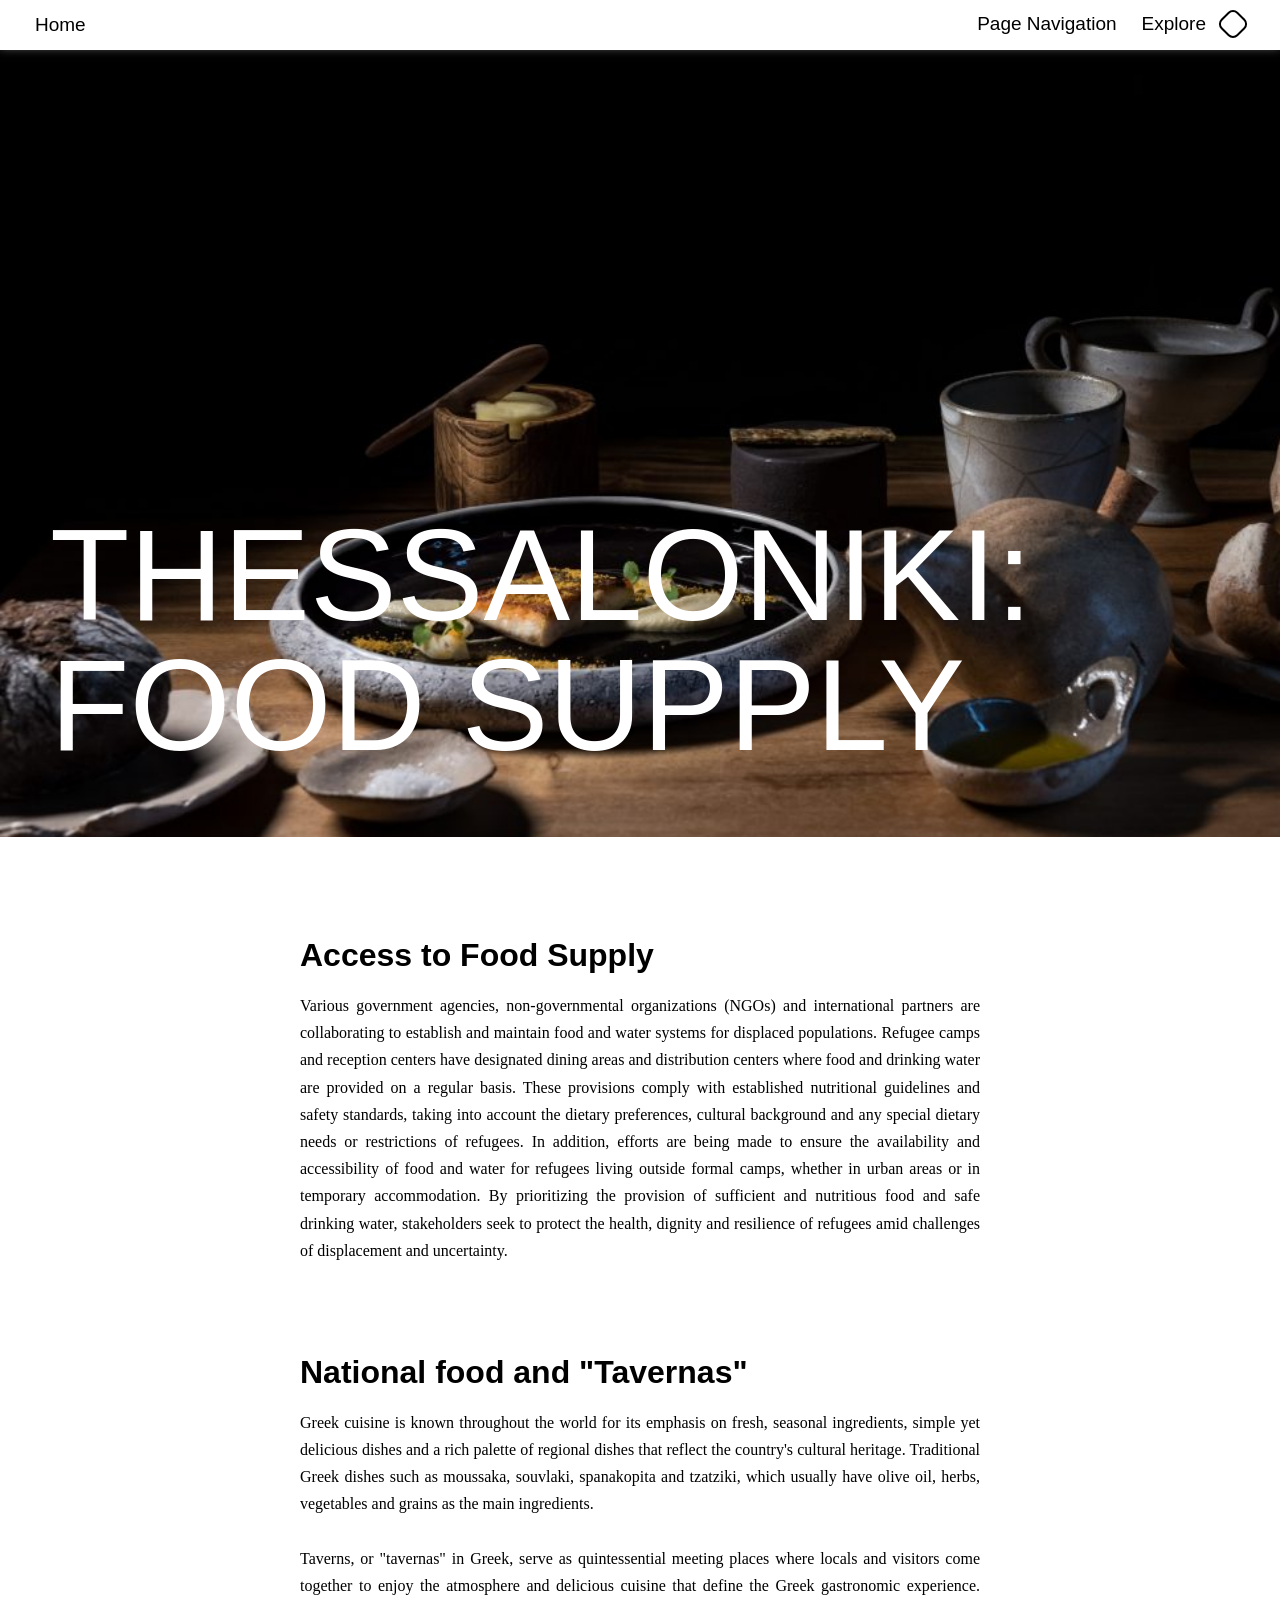
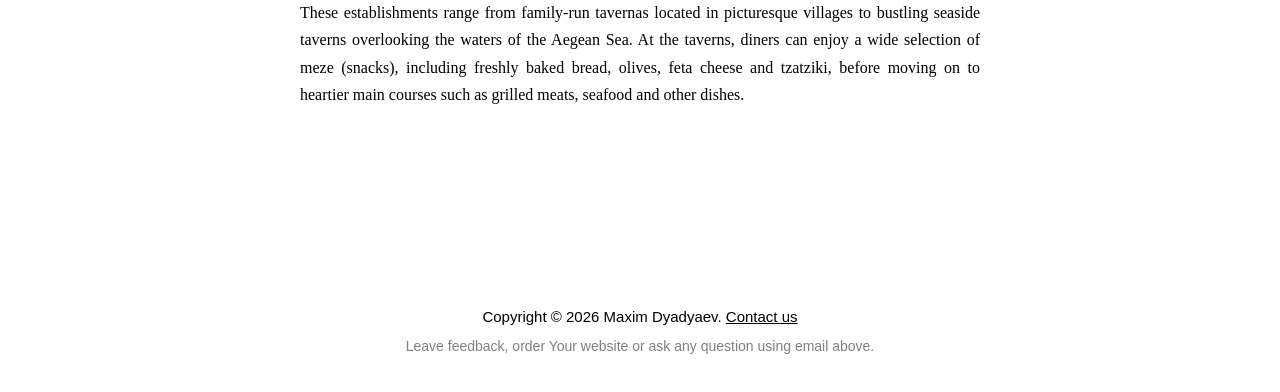
<file: index[4[Food Supply]].html>
<!DOCTYPE html>
<html>
<head>
	<meta charset="utf-8">
	<meta name="viewport" content="width=device-width, initial-scale=1">
	<title>Thessaloniki: Food Supply</title>
	<link rel="stylesheet" type="text/css" href="style.css">
    <link rel="stylesheet" type="text/css" href="keyframes.css">
    <link href="https://api.fontshare.com/v2/css?f[]=poppins@300&display=swap" rel="stylesheet">
    <link href="https://api.fontshare.com/v2/css?f[]=clash-grotesk@600&display=swap" rel="stylesheet">
    <script src="app.js"></script>
</head>
<body>
    <div class="fs-scrn" style="background: url(photo/foodsupply.jpg);background-size: cover;background-attachment: fixed;">
        <div class="navbar">
            <div class="menu-btn">
                <div class="changeScroll-btn">
                    <div id="chSc-btn">
                        <p onclick="openMenu()">Explore</p>
                        <p onclick="closeMenu()">Close</p>
                    </div>
                </div>
                <div class="decorSect-rotate" id="rotatedDecSect">
                    <img src="photo/icon.php.png" id="closeIcon">
                </div>
            </div>
            <div class="menu-btn-pageNav">
                <div class="changeScroll-btn">
                    <div id="chSc-btn-pageNav">
                        <p onclick="openPageNav()">Page Navigation</p>
                        <p onclick="closePageNav()">Hide Navigation</p>
                    </div>
                </div>
            </div>
            <div class="homebtn">
                <a href="index.html">Home</a>
            </div>
        </div>
        <div class="menu">
            <div class="changeScroll-sect-pageNav" id="chSc-sect-pageNav">
                <div class="UserCH L">
                    <a href="#1">Access to food supply</a>
                </div>
                <div class="UserCH">
                    <a href="#2">National food and "Tavernas"</a>
                </div>
            </div>
            <div class="changeScroll-sect" id="chSc-sect">
                <div class="UserCH L">
                    <a href="index[2[Legal Rights]].html">Legal Rights</a>
                </div>
                <div class="UserCH">
                    <a href="index[3[Housing]].html">Housing</a>
                </div>
                <div class="UserCH">
                    <a href="index[5[Employment]].html">Employment</a>
                </div>
                <div class="UserCH">
                    <a href="index[6[Education]].html">Education</a>
                </div>
            </div>
        </div>
        <div style="transform: translate(0,430px);">
            <div class="title-bothPart" style="transform: translate(0,70px);font-size: 130px;">
                <div class="title-changeScroll-sect" id="title">
                    <p>Thessaloniki:</p>
                </div>
            </div>
            <div class="title-bothPart" style="font-size: 130px;animation: appearTitleSH 2.5s;">
                <div class="title-changeScroll-sect" id="titles">
                    <p>Food supply</p>
                </div>
            </div>
        </div>
    </div>
    <div class="snd-scrn-contExplored">
        <div class="justifT">
            <h1 id="1">Access to Food Supply</h1>
            <br>
            <p>
                Various government agencies, non-governmental organizations (NGOs) and international partners are collaborating to establish and maintain food and water systems for displaced populations. 
                Refugee camps and reception centers have designated dining areas and distribution centers where food and drinking water are provided on a regular basis. 
                These provisions comply with established nutritional guidelines and safety standards, taking into account the dietary preferences, cultural background and any special dietary needs or restrictions of refugees. 
                In addition, efforts are being made to ensure the availability and accessibility of food and water for refugees living outside formal camps, whether in urban areas or in temporary accommodation. 
                By prioritizing the provision of sufficient and nutritious food and safe drinking water, stakeholders seek to protect the health, dignity and resilience of refugees amid challenges of displacement and uncertainty.
            </p>
            <br><br><br><br><br>
            <h1 id="2">National food and "Tavernas"</h1>
            <br>
            <p>
                Greek cuisine is known throughout the world for its emphasis on fresh, seasonal ingredients, simple yet delicious dishes and a rich palette of regional dishes that reflect the country's cultural heritage. 
                Traditional Greek dishes such as moussaka, souvlaki, spanakopita and tzatziki, which usually have olive oil, herbs, vegetables and grains as the main ingredients.
                <br><br>
                Taverns, or "tavernas" in Greek, serve as quintessential meeting places where locals and visitors come together to enjoy the atmosphere and delicious cuisine that define the Greek gastronomic experience. 
                These establishments range from family-run tavernas located in picturesque villages to bustling seaside taverns overlooking the waters of the Aegean Sea. At the taverns, diners can enjoy a wide selection of meze (snacks), including freshly baked bread, olives, feta cheese and tzatziki, before moving on to heartier main courses such as grilled meats, seafood and other dishes.
            </p>
        </div>
    </div>
    <div class="trd-scrn-cont">
        <div class="comments">
            <p style="color: black;"">Copyright © 2026 Maxim Dyadyaev. <a href="mailto:maxim.pinewood@gmail.com">Contact us</a></p>
        </div>
        <div class="comments">
            <p style="font-size: 14px;padding-bottom: 3%;">Leave feedback, order Your website or ask any question using email above.</p>
        </div>
    </div>
</body> 
</html>
</file>
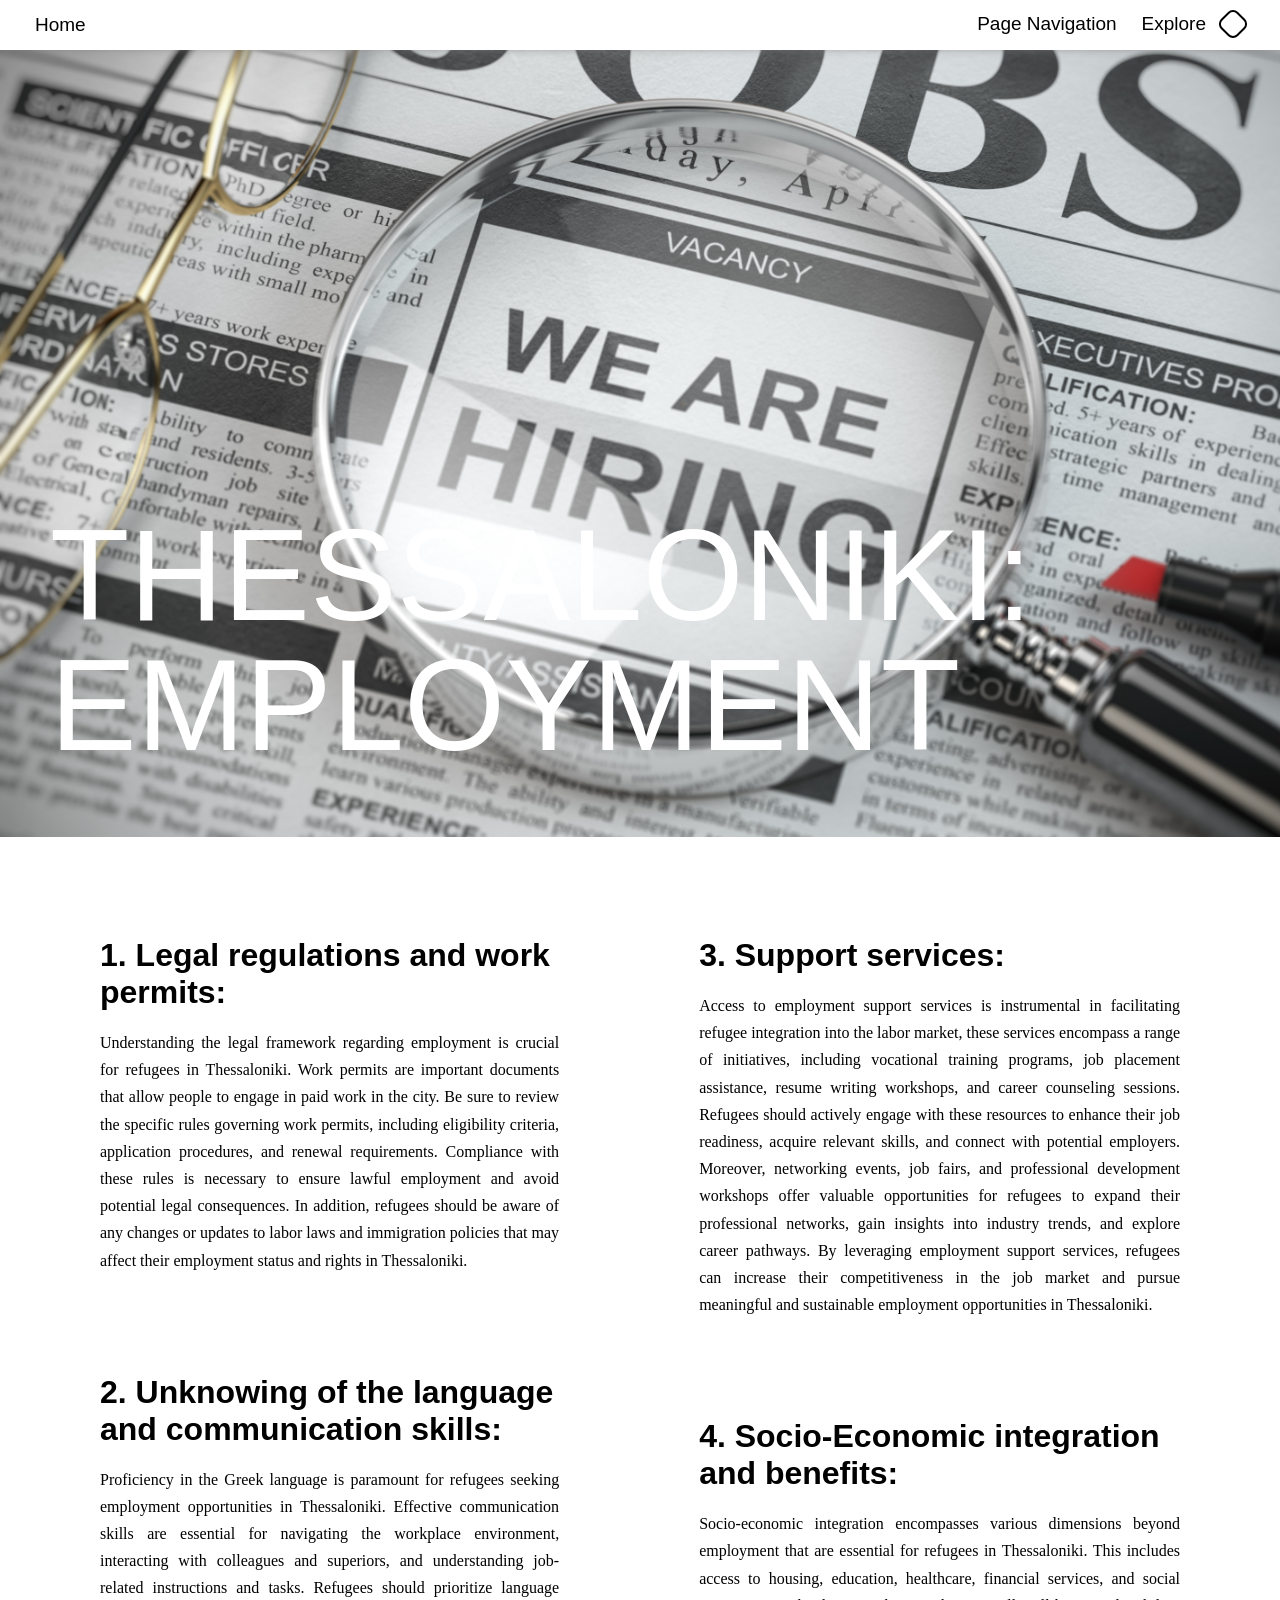
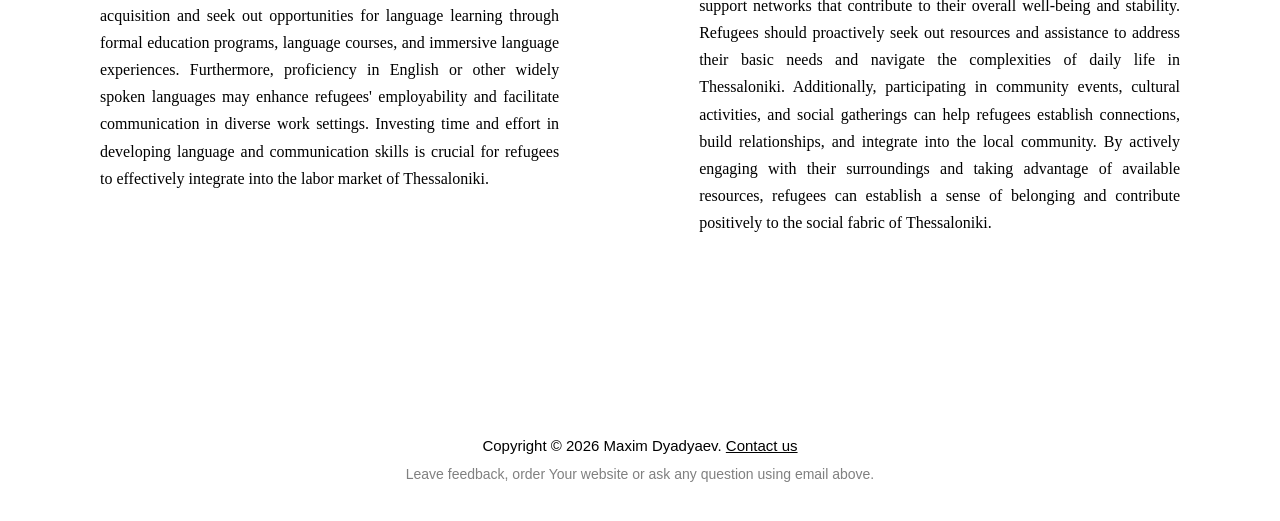
<file: index[5[Employment]].html>
<!DOCTYPE html>
<html>
<head>
	<meta charset="utf-8">
	<meta name="viewport" content="width=device-width, initial-scale=1">
	<title>Thessaloniki: Employment</title>
	<link rel="stylesheet" type="text/css" href="style.css">
    <link rel="stylesheet" type="text/css" href="keyframes.css">
    <link href="https://api.fontshare.com/v2/css?f[]=poppins@300&display=swap" rel="stylesheet">
    <link href="https://api.fontshare.com/v2/css?f[]=clash-grotesk@600&display=swap" rel="stylesheet">
    <script src="app.js"></script>
</head>
<body>
    <div class="fs-scrn" style="background: url(photo/employment.jpg);background-size: cover;background-attachment: fixed;">
        <div class="navbar">
            <div class="menu-btn">
                <div class="changeScroll-btn">
                    <div id="chSc-btn">
                        <p onclick="openMenu()">Explore</p>
                        <p onclick="closeMenu()">Close</p>
                    </div>
                </div>
                <div class="decorSect-rotate" id="rotatedDecSect">
                    <img src="photo/icon.php.png" id="closeIcon">
                </div>
            </div>
            <div class="menu-btn-pageNav">
                <div class="changeScroll-btn">
                    <div id="chSc-btn-pageNav">
                        <p onclick="openPageNav()">Page Navigation</p>
                        <p onclick="closePageNav()">Hide Navigation</p>
                    </div>
                </div>
            </div>
            <div class="homebtn">
                <a href="index.html">Home</a>
            </div>
        </div>
        <div class="menu">
            <div class="changeScroll-sect-pageNav" id="chSc-sect-pageNav">
                <div class="UserCH L">
                    <a href="#1">Regulations and Permits</a>
                </div>
                <div class="UserCH">
                    <a href="#2">Language problems and communication</a>
                </div>
                <div class="UserCH">
                    <a href="#3">Support services</a>
                </div>
                <div class="UserCH">
                    <a href="#4">Socio-Economic integration</a>
                </div>
            </div>
            <div class="changeScroll-sect" id="chSc-sect">
                <div class="UserCH L">
                    <a href="index[2[Legal Rights]].html">Legal Rights</a>
                </div>
                <div class="UserCH">
                    <a href="index[3[Housing]].html">Housing</a>
                </div>
                <div class="UserCH">
                    <a href="index[4[Food Supply]].html">Food Supply</a>
                </div>
                <div class="UserCH">
                    <a href="index[6[Education]].html">Education</a>
                </div>
            </div>
        </div>
        <div style="transform: translate(0,430px);">
            <div class="title-bothPart" style="transform: translate(0,70px);font-size: 130px;">
                <div class="title-changeScroll-sect" id="title">
                    <p>Thessaloniki:</p>
                </div>
            </div>
            <div class="title-bothPart" style="font-size: 130px;animation: appearTitleSH 2.5s;">
                <div class="title-changeScroll-sect" id="titles">
                    <p>Employment</p>
                </div>
            </div>
        </div>
    </div>
    <div class="snd-scrn-contExplored">
        <div class="justifTS" style="margin-top: 100px;">
            <div class="justifTS-pt" style="padding-left: 100px;padding-right: 70px;">
                <h1 id="1">1. Legal regulations and work permits:</h1>
                <br>
                <p>
                    Understanding the legal framework regarding employment is crucial for refugees in Thessaloniki. 
                    Work permits are important documents that allow people to engage in paid work in the city. 
                    Be sure to review the specific rules governing work permits, including eligibility criteria, application procedures, and renewal requirements. 
                    Compliance with these rules is necessary to ensure lawful employment and avoid potential legal consequences. 
                    In addition, refugees should be aware of any changes or updates to labor laws and immigration policies that may affect their employment status and rights in Thessaloniki.
                </p>
                <h1 id="2">2. Unknowing of the language and communication skills:</h1>
                <br>
                <p>
                    Proficiency in the Greek language is paramount for refugees seeking employment opportunities in Thessaloniki. 
                    Effective communication skills are essential for navigating the workplace environment, interacting with colleagues and superiors, and understanding job-related instructions and tasks. 
                    Refugees should prioritize language acquisition and seek out opportunities for language learning through formal education programs, language courses, and immersive language experiences. 
                    Furthermore, proficiency in English or other widely spoken languages may enhance refugees' employability and facilitate communication in diverse work settings. 
                    Investing time and effort in developing language and communication skills is crucial for refugees to effectively integrate into the labor market of Thessaloniki.
                </p>
            </div>
            <div class="justifTS-pt" style="padding-left: 70px;padding-right: 100px;">
                <h1 id="3">3. Support services:</h1>
                <br>
                <p>
                    Access to employment support services is instrumental in facilitating refugee integration into the labor market, these services encompass a range of initiatives, including vocational training programs, job placement assistance, resume writing workshops, and career counseling sessions. 
                    Refugees should actively engage with these resources to enhance their job readiness, acquire relevant skills, and connect with potential employers. 
                    Moreover, networking events, job fairs, and professional development workshops offer valuable opportunities for refugees to expand their professional networks, gain insights into industry trends, and explore career pathways. 
                    By leveraging employment support services, refugees can increase their competitiveness in the job market and pursue meaningful and sustainable employment opportunities in Thessaloniki.
                </p>
                <h1 id="4">4. Socio-Economic integration and benefits:</h1>
                <br>
                <p>
                    Socio-economic integration encompasses various dimensions beyond employment that are essential for refugees in Thessaloniki. 
                    This includes access to housing, education, healthcare, financial services, and social support networks that contribute to their overall well-being and stability. 
                    Refugees should proactively seek out resources and assistance to address their basic needs and navigate the complexities of daily life in Thessaloniki. 
                    Additionally, participating in community events, cultural activities, and social gatherings can help refugees establish connections, build relationships, and integrate into the local community. 
                    By actively engaging with their surroundings and taking advantage of available resources, refugees can establish a sense of belonging and contribute positively to the social fabric of Thessaloniki.
                </p>
            </div>
        </div>
    </div>
    <div class="trd-scrn-cont">
        <div class="comments">
            <p style="color: black;"">Copyright © 2026 Maxim Dyadyaev. <a href="mailto:maxim.pinewood@gmail.com">Contact us</a></p>
        </div>
        <div class="comments">
            <p style="font-size: 14px;padding-bottom: 3%;">Leave feedback, order Your website or ask any question using email above.</p>
        </div>
    </div>
</body> 
</html>
</file>
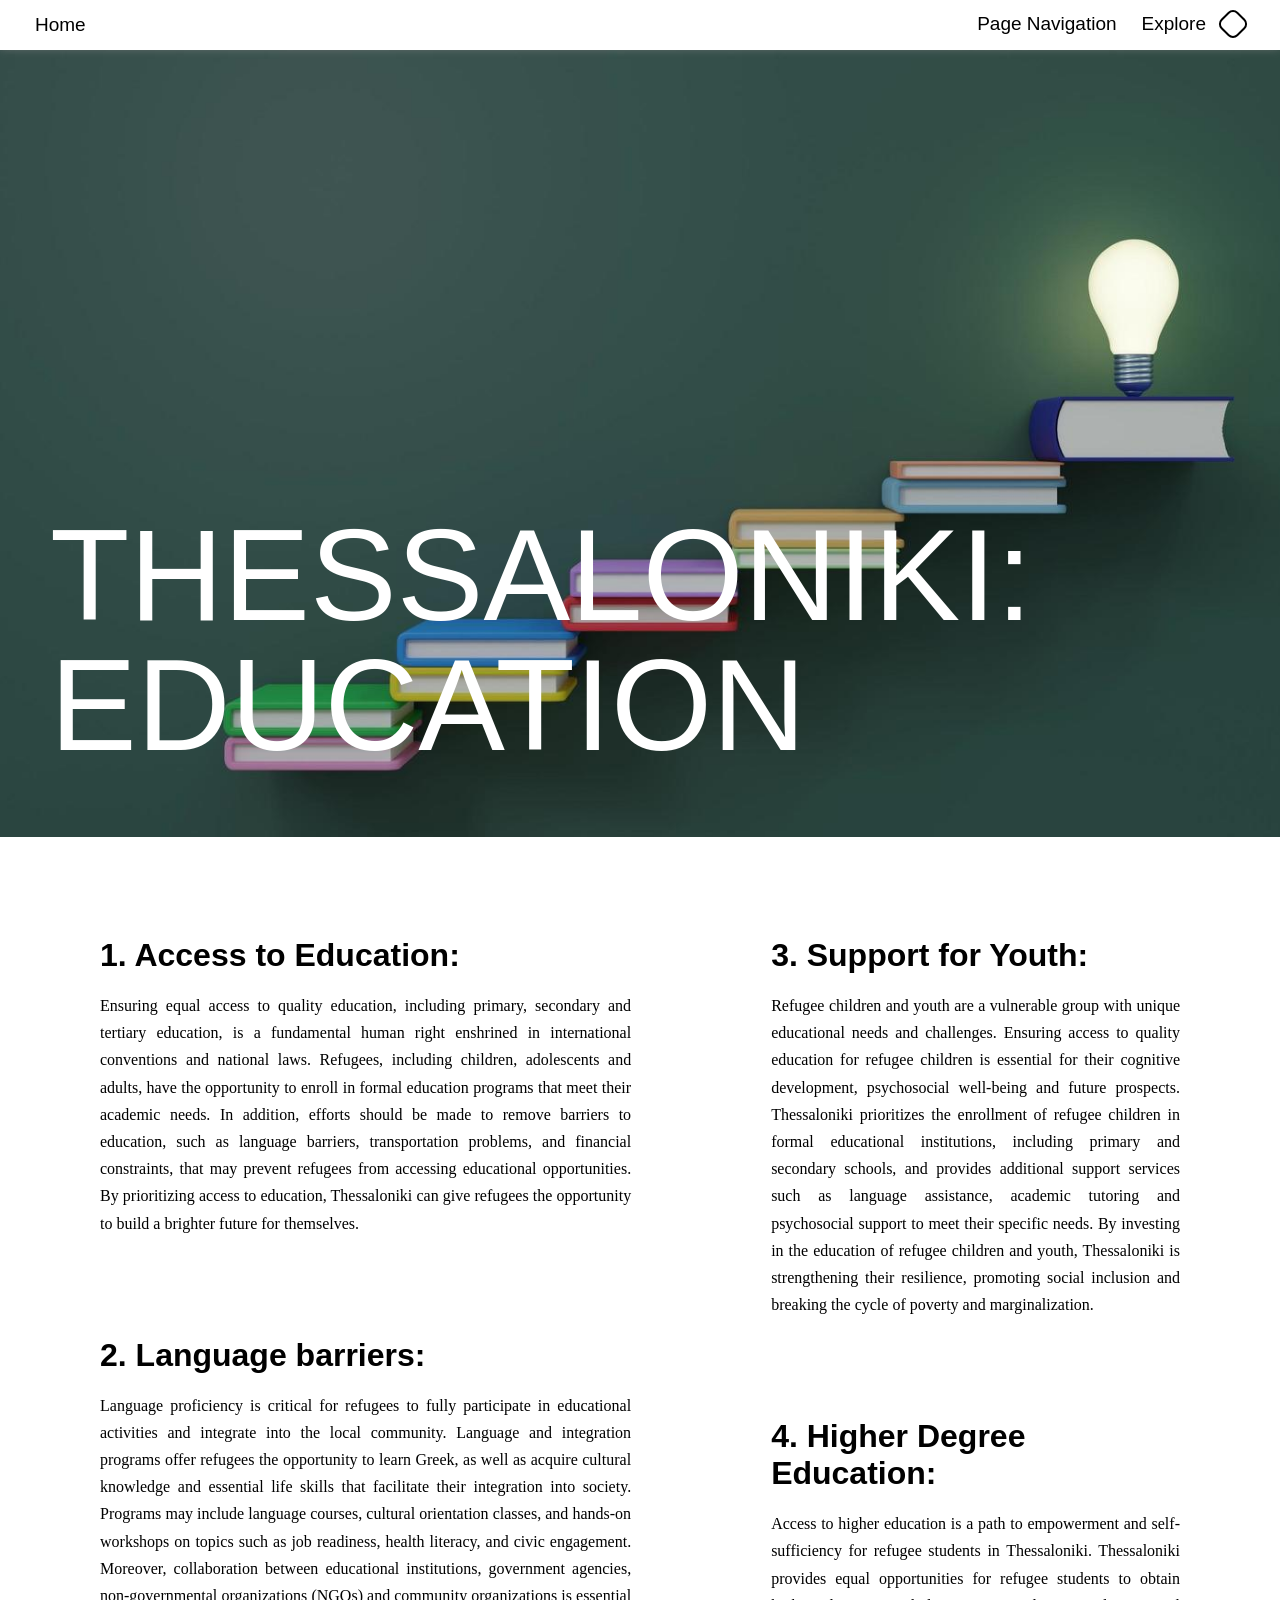
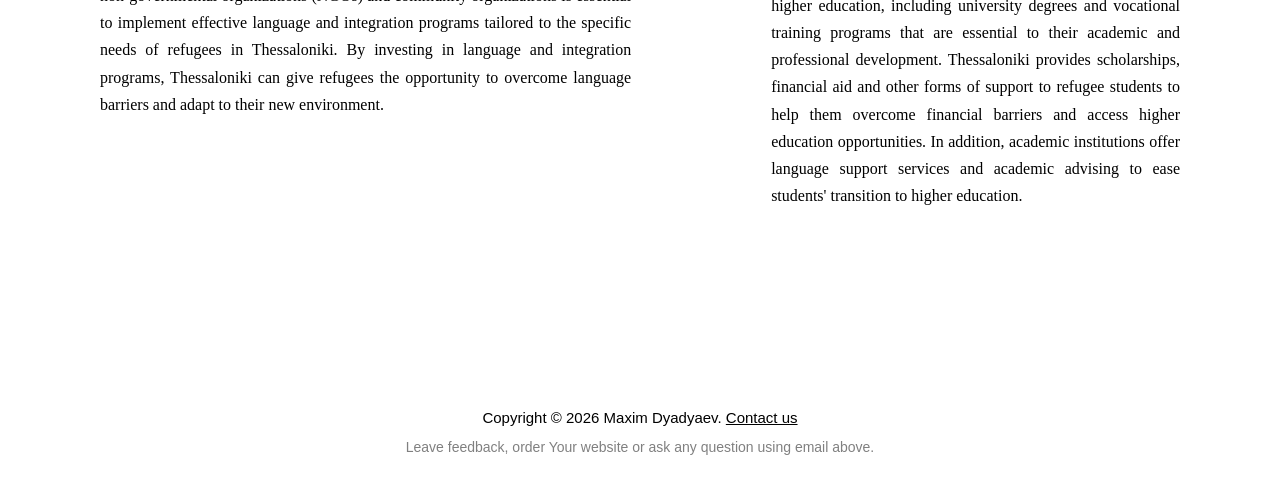
<file: index[6[Education]].html>
<!DOCTYPE html>
<html>
<head>
	<meta charset="utf-8">
	<meta name="viewport" content="width=device-width, initial-scale=1">
	<title>Thessaloniki: Education</title>
	<link rel="stylesheet" type="text/css" href="style.css">
    <link rel="stylesheet" type="text/css" href="keyframes.css">
    <link href="https://api.fontshare.com/v2/css?f[]=poppins@300&display=swap" rel="stylesheet">
    <link href="https://api.fontshare.com/v2/css?f[]=clash-grotesk@600&display=swap" rel="stylesheet">
    <script src="app.js"></script>
</head>
<body>
    <div class="fs-scrn" style="background: url(photo/education.jpg);background-size: cover;background-attachment: fixed;">
        <div class="navbar">
            <div class="menu-btn">
                <div class="changeScroll-btn">
                    <div id="chSc-btn">
                        <p onclick="openMenu()">Explore</p>
                        <p onclick="closeMenu()">Close</p>
                    </div>
                </div>
                <div class="decorSect-rotate" id="rotatedDecSect">
                    <img src="photo/icon.php.png" id="closeIcon">
                </div>
            </div>
            <div class="menu-btn-pageNav">
                <div class="changeScroll-btn">
                    <div id="chSc-btn-pageNav">
                        <p onclick="openPageNav()">Page Navigation</p>
                        <p onclick="closePageNav()">Hide Navigation</p>
                    </div>
                </div>
            </div>
            <div class="homebtn">
                <a href="index.html">Home</a>
            </div>
        </div>
        <div class="menu">
            <div class="changeScroll-sect-pageNav" id="chSc-sect-pageNav">
                <div class="UserCH L">
                    <a href="#1">Access to education</a>
                </div>
                <div class="UserCH">
                    <a href="#2">Language barriers</a>
                </div>
                <div class="UserCH">
                    <a href="#3">Support for Youth</a>
                </div>
                <div class="UserCH">
                    <a href="#4">Higher Degree Education</a>
                </div>
            </div>
            <div class="changeScroll-sect" id="chSc-sect">
                <div class="UserCH L">
                    <a href="index[2[Legal Rights]].html">Legal Rights</a>
                </div>
                <div class="UserCH">
                    <a href="index[3[Housing]].html">Housing</a>
                </div>
                <div class="UserCH">
                    <a href="index[4[Food Supply]].html">Food Supply</a>
                </div>
                <div class="UserCH">
                    <a href="index[5[Employment]].html">Employment</a>
                </div>
            </div>
        </div>
        <div style="transform: translate(0,430px);">
            <div class="title-bothPart" style="transform: translate(0,70px);font-size: 130px;">
                <div class="title-changeScroll-sect" id="title">
                    <p>Thessaloniki:</p>
                </div>
            </div>
            <div class="title-bothPart" style="font-size: 130px;animation: appearTitleSH 2.5s;">
                <div class="title-changeScroll-sect" id="titles">
                    <p>Education</p>
                </div>
            </div>
        </div>
    </div>
    <div class="snd-scrn-contExplored">
        <div class="justifTS" style="margin-top: 100px;">
            <div class="justifTS-pt" style="padding-left: 100px;padding-right: 70px;">
                <h1 id="1">1. Access to Education:</h1>
                <br>
                <p>
                    Ensuring equal access to quality education, including primary, secondary and tertiary education, is a fundamental human right enshrined in international conventions and national laws. 
                    Refugees, including children, adolescents and adults, have the opportunity to enroll in formal education programs that meet their academic needs. 
                    In addition, efforts should be made to remove barriers to education, such as language barriers, transportation problems, and financial constraints, that may prevent refugees from accessing educational opportunities. 
                    By prioritizing access to education, Thessaloniki can give refugees the opportunity to build a brighter future for themselves.
                </p>
                <h1 id="2">2. Language barriers:</h1>
                <br>
                <p>
                    Language proficiency is critical for refugees to fully participate in educational activities and integrate into the local community. 
                    Language and integration programs offer refugees the opportunity to learn Greek, as well as acquire cultural knowledge and essential life skills that facilitate their integration into society. 
                    Programs may include language courses, cultural orientation classes, and hands-on workshops on topics such as job readiness, health literacy, and civic engagement. 
                    Moreover, collaboration between educational institutions, government agencies, non-governmental organizations (NGOs) and community organizations is essential to implement effective language and integration programs tailored to the specific needs of refugees in Thessaloniki. 
                    By investing in language and integration programs, Thessaloniki can give refugees the opportunity to overcome language barriers and adapt to their new environment.
                </p>
            </div>
            <div class="justifTS-pt" style="padding-left: 70px;padding-right: 100px;">
                <h1 id="3">3. Support for Youth:</h1>
                <br>
                <p>
                    Refugee children and youth are a vulnerable group with unique educational needs and challenges. 
                    Ensuring access to quality education for refugee children is essential for their cognitive development, psychosocial well-being and future prospects. 
                    Thessaloniki prioritizes the enrollment of refugee children in formal educational institutions, including primary and secondary schools, and provides additional support services such as language assistance, academic tutoring and psychosocial support to meet their specific needs. 
                    By investing in the education of refugee children and youth, Thessaloniki is strengthening their resilience, promoting social inclusion and breaking the cycle of poverty and marginalization.
                </p>
                <h1 id="4">4. Higher Degree Education:</h1>
                <br>
                <p>
                    Access to higher education is a path to empowerment and self-sufficiency for refugee students in Thessaloniki. 
                    Thessaloniki provides equal opportunities for refugee students to obtain higher education, including university degrees and vocational training programs that are essential to their academic and professional development. 
                    Thessaloniki provides scholarships, financial aid and other forms of support to refugee students to help them overcome financial barriers and access higher education opportunities. 
                    In addition, academic institutions offer language support services and academic advising to ease students' transition to higher education.
                </p>
            </div>
        </div>
    </div>
    <div class="trd-scrn-cont">
        <div class="comments">
            <p style="color: black;"">Copyright © 2026 Maxim Dyadyaev. <a href="mailto:maxim.pinewood@gmail.com">Contact us</a></p>
        </div>
        <div class="comments">
            <p style="font-size: 14px;padding-bottom: 3%;">Leave feedback, order Your website or ask any question using email above.</p>
        </div>
    </div>
</body> 
</html>
</file>
<file: style.css>
*{
    margin: 0;
    padding: 0;
    font-family: 'Clash Grotesk', sans-serif;
}
html{
    scroll-behavior: smooth;
}
::selection{
    background: white;
    color: black;
    border-color: black;
}
.fs-scrn{
    width: 100%;
    height: 837px;
    background: url(photo/EA.jpg);
    background-size: cover;
    background-attachment: fixed;
}
.fadeOut{
    width: 100%;
    height: 100px;
    background: linear-gradient(to bottom, transparent, white);
    transform: translate(0,-18px);
}
.fade-in{
    width: 100%;
    height: 50px;
    background: linear-gradient(to top, transparent, white);
    transform: translate(0,0);
    position: absolute;
}
.homebtn{
    /* height: 28px; */
    display: flex;
    flex-direction: row;
    margin-left: 35px;
    font-size: 19px;
    flex: 1;
}
.homebtn a{
    color: black;
    text-decoration: none;
}
.homebtn:hover a{
    color: orange;
}
/* navigation bar style /////////////////////////////////////////////// */
.navbar{
    width: 100%;
    height: 50px;
    display: flex;
    flex-direction: row-reverse;
    align-items: center;
    position: fixed;
    box-shadow: 0 -3px 10px gray;
    background: white;
    z-index: 1001;
}
.menu-btn{
    height: 28px;
    display: flex;
    flex-direction: row;
    margin-right: 35px;
    font-size: 19px;
    color: black;
}
.menu-btn-pageNav{
    height: 28px;
    display: flex;
    flex-direction: row;
    margin-right: 10px;
    font-size: 19px;
    color: black;
}
.changeScroll-btn{
    overflow: hidden;
    margin-right: 15px;
    margin-top: 2px;
}
.chSc-btn-txtClose{
    text-align: end;
}
.menu-btn:hover, .menu-btn-pageNav:hover{
    text-decoration: underline;
    text-decoration-color: orange;
    text-decoration-thickness: 2px;
}
.menu-btn:hover>.decorSect-rotate{
    animation: decoSect-rotate .7s;
}
.decorSect-rotate{
    margin-top: 1px;
    width: 20px;
    height: 20px;
    border: solid black 2px;
    border-radius: 7px;
    transform: rotate(45deg);
}
.navbar img{
    width: 9.6px;
    transform: translate(4.8px,-2.8px) rotate(45deg);
    visibility: hidden;
    filter: invert(100%);
}
/* navigation bar style end /////////////////////////////////////////// */
/* menu style ///////////////////////////////////////////////////////// */
.menu{
    width: 100%;
    height: 50px;
    overflow: hidden;
    position: fixed;
    transform: translate(0,50px);
    z-index: 1000;
}
.changeScroll-sect-pageNav{
    width: 100%;
    height: 40px;
    display: flex;
    flex-direction: row-reverse;
    align-items: center;
    font-size: 17px;
    color: white;
    transform: translate(0,-70px);
    box-shadow: 0 -5px 10px gray;
    transition: 1s;
}
.changeScroll-sect{
    width: 100%;
    height: 40px;
    display: flex;
    flex-direction: row-reverse;
    align-items: center;
    font-size: 17px;
    color: white;
    transform: translate(0,-140px);
    box-shadow: 0 -5px 10px gray;
    transition: 1s;
}
.menu a{
    color: black;
    text-decoration: none;
}
.UserCH{
    margin-left: 20px;
    margin-right: 20px;
}
.UserCH a{
    font-family: Arial, Helvetica, sans-serif;
    font-weight: bold;
}
.UserCH:hover>a{
    text-decoration: underline;
    text-decoration-color: orange;
    text-decoration-thickness: 2px;
}
.L{
    margin-right: 98px;
}
.DD{
    width: .15%;
    height: 22px;
    background: black;
}
.DD1{
    width: .1%;
    height: 22px;
    background: black;
}
/* menu style end ///////////////////////////////////////////////////// */
.title-bothPart{
    width: auto;
    height: 200px;
    font-size: 130px;
    color: white;
    opacity: 1;
    /* filter: blur(10px); */
    text-transform: uppercase;
    overflow: hidden;
}
.title-changeScroll-sect{
    width: fit-content;
    height: 100%;
    margin-left: 50px;
    animation: appearTitle 1.5s ease;
    animation-fill-mode: both;
}
/* second screen ///////////////////////////////////////////////////// */
.snd-scrn-cont{
    height: 837px;
    background: white;
    background-repeat: no-repeat;
    background-size: cover;
    display: flex;
    flex-direction: row;
}
.subtitle-cont{
    width: 180px;
    writing-mode: vertical-lr;
    text-transform: uppercase;
    transform: rotate(180deg);
    overflow: hidden;
    z-index: 999;
}
.snd-screen-contentSub{
    width: 100%;
    height: 100%;
    display: flex;
    flex-direction: column;
}
.contentSub-btns{
    width: 100%;
    height: 150px;
    padding-top: 60px;
    display: flex;
    align-items: center;
    flex-direction: row-reverse;
}
.filler-btn{
    margin-right: 20px;
}
.filler-btn a{
    color: black;
    font-size: 19px;
    text-decoration: none;
}
.filler-btn:hover>a{
    text-decoration: underline;
    text-decoration-color: orange;
    text-decoration-thickness: 2px;
}
.contentSub-filler{
    width: 100%;
    height: 100%;
    display: flex;
    flex-direction: row;
    align-items: center;
    justify-content: space-around;
    overflow: hidden;
}
.filler-1, .filler-2{
    width: 40%;
    height: 80%;
    overflow: hidden;
}
.filler-1 p, .filler-2 p{
    font-family: 'poppins';
    text-align: justify;
}
.filler-helper{
    height: 550px;
    line-height: 1.7;
}
/* another second screen style //////////////////////////////////////// */
.snd-scrn-contExplored{
    height: fit-content;
    background: white;
    background-repeat: no-repeat;
    background-size: cover;
    display: flex;
    flex-direction: column;
}
.justifT{
    padding-top: 100px;
    padding-left: 300px;
    padding-right: 300px;
    padding-bottom: 100px;
}
.justifT p{
    font-family: 'poppins';
    line-height: 1.7;
    text-align: justify;
}
.justifTS{
    display: flex;
    flex-direction: row;
}
.justifTS-pt{
    max-width: 50%;
}
.justifTS-pt p{
    font-family: 'poppins';
    text-align: justify;
    line-height: 1.7;
    margin-bottom: 100px;
}
/* third screen style ///////////////////////////////////////////////// */
.trd-scrn-cont{
    max-height: 200px;
    padding-top: 100px;
}
.comments p{
    font-size: 15px;
    font-family: Arial, Helvetica, sans-serif;
    text-align: center;
    color: gray;
    /* padding-top: 1%; */
    padding-bottom: 1%;
}
.comments a{
    font-family: Arial, Helvetica, sans-serif;
    color: black;
}
.comments a:hover{
    color: blue;
}
</file>
<file: keyframes.css>
@keyframes decoSect-rotate{
    from{transform: rotate(45deg);}
    to{transform: rotate(225deg) translate(1px,.5px);}
}
/* title animations ///////////////////////////////////////////////////////*/
@keyframes appearTitleSH{
    from{transform: translate(0,200px);}
    to{transform: translate(0,0);}
}
@keyframes appearTitle{
    from{transform: translate(0,200px);}
    to{transform: translate(0,0);}
}
/* nav bar's animations ////////////////////////////////////////////////////*/
@keyframes scrollSectBtn{
    from{transform: translate(0,0);}
    to{transform: translate(0,-24px);}
}
@keyframes scrollSectBtn-reverse{
    from{transform: translate(0,-24px);}
    to{transform: translate(0,0);}
}
@keyframes decoSect-rotate-1{
    from{transform: rotate(225deg) translate(1px,.5px);}
    to{transform: rotate(45deg);}
}
@keyframes decoSect-rotate-2{
    from{transform: rotate(45deg);}
    to{transform: rotate(225deg) translate(1px,.5px);}
}
/* menu animation /////////////////////////////////////////////////////////*/
@keyframes menuContOpen{
    from{transform: translate(0,-105px);}
    to{transform: translate(0,-42px);}
}
@keyframes menuContClose{
    from{transform: translate(0,-42px);}
    to{transform: translate(0,-105px);}
}
@keyframes menuContOut{
    to{transform: translate(0,-105px);}
}
@keyframes pageNavOpen{
    from{transform: translate(0,-55px);}
    to{transform: translate(0,0);}
}
@keyframes pageNavClose{
    from{transform: translate(0,0);}
    to{transform: translate(0,-55px);}
}
@keyframes pageNavOut{
    to{transform: translate(0,-55px);}
}
/* ////////////////////////////////////////////////////////////////////////*/
</file>
<file: versions/style.css>
*{
    margin: 0;
    padding: 0;
    font-family: 'Melodrama', serif;
}
html{
    scroll-behavior: smooth;
}
::selection{
    background: white;
    color: black;
    border-color: black;
}
.contCon{
    width: 100%;
    height: 837px;
}
.scroll-pageBtn{
    width: 5%;
    margin-left: 34.83%;
    background: none;
    border: none;
    font-size: 70px;
    text-align: center;
    transform: rotate(90deg) translate(-250px);
}
.scroll-pageBtn a{
    text-decoration: none;
    color: white;
    transition: .2s;
}
.scroll-pageBtn:hover a:hover{
    color: rgb(111, 52, 52);
}
.fst-layer-picture-Mb{
    width: 100%;
    height: 100%;
    position: absolute;
    background: url(photo/meteora-bg.jpg);
    background-repeat: no-repeat;
    background-position: center;
    background-size: cover;
}
.snd-layer-picture-Mb{
    width: 100%;
    height: 100%;
    position: absolute;
    background: url(photo/Mb-snd-BABC706F-CA8E-457A-A59C-90751FCD896E.PNG);
    background-repeat: no-repeat;
    background-position: center;
    background-size: cover;
    transform: translate(0,-70px);
}
.trd-layer-picture-Mb{
    width: 100%;
    height: 100%;
    background: url(photo/Mb-trd-B6C764F1-5D88-43F6-891B-E1BBFC8923A7.PNG);
    background-repeat: no-repeat;
    background-position: center;
    background-size: cover;
    transform: translate(0,-70px);
}
.ref-title{
    color: white;
    font-size: 11.25rem;
    position: absolute;
    animation: txtRefAppearance 2s ease;
    transform: translate(30px,400px);
    animation-fill-mode: both;
}
.res-title{
    color: rgb(111, 52, 52);
    font-size: 11.25rem;
    animation: txtResAppearance 2s ease;
    transform: translate(-30px,480px);
    animation-fill-mode: both;
    float: right;
}
.menu-title{
    width: 40%;
    float: left;
    height: 11.25rem;
    font-size: 9rem;
    transform: translate(688px,500px);
    color: white;
    background: transparent;
    position: relative;
    overflow: hidden;
    z-index: 0;
    opacity: 0;
}
.navBar{
    display: flex;
    flex-direction: row;
    height: auto;
    width: 100%;
}
.addit{
    flex: 1;
}
.menuDivE{
    border: none;
    background: none;
    color: white;
    font-size: 18px;
    display: flex;
    flex-direction: row;
    margin: 40px 20px 0 0;
    z-index: 2;
}
.changableTextSectE{
    height: 20px;
    overflow: hidden;
    transform: translate(0,5px);
}
.additSectHelpE{
    height: 41px;
    background: transparent;
    transition: .5s ease;
}
.menuDiv{
    border: none;
    background: none;
    color: white;
    font-size: 18px;
    display: flex;
    flex-direction: row;
    margin: 40px 70px 0 0;
    z-index: 2;
}
.changableTextSect{
    height: 20px;
    overflow: hidden;
    transform: translate(0,5px);
}
.additSectHelp{
    height: 40px;
    background: transparent;
    transition: .5s ease;
}
.innerDecorSect{
    width: 4px;
    height: 4px;
    margin: 8px;
    border: none;
    visibility: hidden;
}
.outerDecorSect{
    width: 26px;
    height: 26px;
    margin: 0 0 0 20px;
    border: solid white 2px;
    border-radius: 7px;
    transform: rotate(45deg);
}
/* Search bar start ////////////////////////////////////////////////// */
.data-search{
    position: relative;
    background: rgb(231, 219, 219);
    width: 60px;
    height: 60px;
    padding: 10px;
    border: none;
    border-radius: 40px;
    transform: translate(550px,-400px);
    transition: .5s;
    z-index: -10;
}
.data-search-data{
    display: flex;
    flex-direction: row;
    height: 100%;
    width: 100%;
    border: none;
    border-radius: 30px;
    background: rgb(111, 52, 52);
    box-shadow: 0 10px 30px black;
    opacity: 1;
    overflow: hidden;
}
#searchInput{
    height: 100%;
    background: none;
    padding-left: 30px;
    border: none;
    border-radius: 30px 0 0 30px;
    font-size: 20px;
    font-family: Arial, Helvetica, sans-serif;
    color: white;
    outline: none;
    flex: 1;
    opacity: 0;
}
#searchBtn{
    float: right;
    width: 60px;
    height: 100%;
    background: rgb(111, 52, 52);
    padding: 5px 10px;
    border: none;
    border-radius: 30px;
    color: white;
    cursor: pointer;
    transition: .2s;
}
#searchBtn:hover img{
    filter: invert(100%);
}
#searchBtn img{
    filter: invert(60%);
    transform: translate(-5px,1px);
}
/* Search bar end //////////////////////////////////////////////////// */
.menuContent{
    width: auto;
    height: 350px;
    float: left;
    position: relative;
    transform: translate(760px,-760px);
    opacity: 0;
    padding-top: 30px;
    padding-left: 15px;
    font-size: 1.75rem;
    overflow: scroll;
}
.menuContent a{
    width: auto;
    text-decoration: none;
    color: white;
}
.outerSect{
    width: 7px;
    height: 7px;
    border: solid rgb(111, 52, 52) 2px;
    border-radius: 2px;
    transform: rotate(45deg) translate(1px,18px);
}
.innerSect{
    width: 5px;
    height: 5px;
    margin: 1px;
    border: none;
    border-radius: 2px;
    background: white;
}
.links{
    display: flex;
    margin-bottom: 5px;
    pointer-events: all;
    font-size: 1.5rem;
    text-decoration: none;
}
.links:hover{
    text-decoration: underline;
}
/* next screen/Categories screen ///////////////////////////////////// */
.layout{
    width: 100%;
    height: 837px;
    display: flex;
    flex-direction: row;
    background: none;
    justify-content: space-around;
    align-items: center;
}
.layout-element-category{
    width: auto;
    height: auto;
    padding: 30px;
    font-family: 'Melodrama', serif;
    font-size: 80px;
    /* transition: .3s; */
    background: transparent;
}
.layout-element-category:hover>hr{
    background: rgb(111, 52, 52);
}
.layout-element-category:hover>.h{
    animation: hrWidthAnimation-h 1s;
    animation-fill-mode: both;
}
.layout-element-category:hover>.f{
    animation: hrWidthAnimation-f 1s;
    animation-fill-mode: both;
}
.layout-element-category:hover>.j{
    animation: hrWidthAnimation-j 1s;
    animation-fill-mode: both;
}
.layout-element-category:hover>.e{
    animation: hrWidthAnimation-e 1s;
    animation-fill-mode: both;
}
hr{
    background: lightgray;
    border: none;
    width: 35px;
    height: 3px;
    transition: .2s;
}
</file>
<file: versions/keyframes.css>
@keyframes txtRefAppearance{
    from{transform: translate(30px,400px);}
    to{transform: translate(30px,170px);}
}
@keyframes txtRefDisapp{
    from{transform: translate(30px,170px);}
    tp{transform: translate(30px,400px);}
}
@keyframes txtResAppearance{
    from{transform: translate(-30px,480px);}
    to{transform: translate(-30px,250px);}
}
@keyframes txtResDisapp{
    from{transform: translate(-30px,250px);}
    to{transform: translate(-30px,480px);}
}
@keyframes menuTitApp{
    from{transform: translate(725px,500px);opacity: 0;}
    to{transform: translate(725px,-10px);opacity: 1;}
}
@keyframes menuTitDisapp{
    from{transform: translate(725px,-10px);opacity: 1;}
    to{transform: translate(725px,500px);opacity: 0;}
}
@keyframes rotationAnimation{
    fron{transform: rotate(45deg);}
    to{transform: rotate(225deg);}
}
@keyframes rotationAnimation1{
    fron{transform: rotate(45deg);}
    to{transform: rotate(-135deg);}
}
@keyframes contExp{
    from{transform: translate(687px,251px);}
    to{transform: translate(687px,-71px);height: 600px;}
}
@keyframes contentMaker{
    0%{opacity: 0;}
    90%{opacity: 0;}
    100%{opacity: 1;}
}
@keyframes contentDisMaker{
    from{opacity: 1;}
    to{opacity: 0;}
}
@keyframes searchBarApp{
    45%{transform: translate(550px,-400px);}
    50%{transform: translate(550px,-605px);}
    55%{transform: translate(550px,-595px);}
    60%{transform: translate(550px,-605px);}
    65%{transform: translate(550px,-600px);}
    70%{transform: translate(350px,-600px);width: 60px;z-index: -10;}
    100%{transform: translate(350px,-600px);width: 50%;z-index: 0;}
}
@keyframes iconMove{
    0%{transform: translate(0,0);}
    70%{transform: translate(0,0);}
    100%{transform: translate(0,0);}
}
@keyframes searchLine{
    0%{opacity: 0;}
    90%{opacity: 0;}
    100%{opacity: 1;}
}
@keyframes searchLineDisapp{
    from{opacity: 1;}
    to{opacity: 0;}
}
@keyframes searchBarDisapp{
    0%{transform: translate(350px,-600px);width: 50%;}
    30%{transform: translate(345px,-600px);width: 60px;z-index: -10;}
    35%{transform: translate(355px,-600px);}
    100%{transform: translate(-200px,-600px);}
}
@keyframes hrWidthAnimation-h{
    from{width: 35px;}
    to{width: 255px;}
}
@keyframes hrWidthAnimation-f{
    from{width: 35px;}
    to{width: 182px;}
}
@keyframes hrWidthAnimation-j{
    from{width: 35px;}
    to{width: 137px;}
}
@keyframes hrWidthAnimation-e{
    from{width: 35px;}
    to{width: 330px;}
}
</file>
